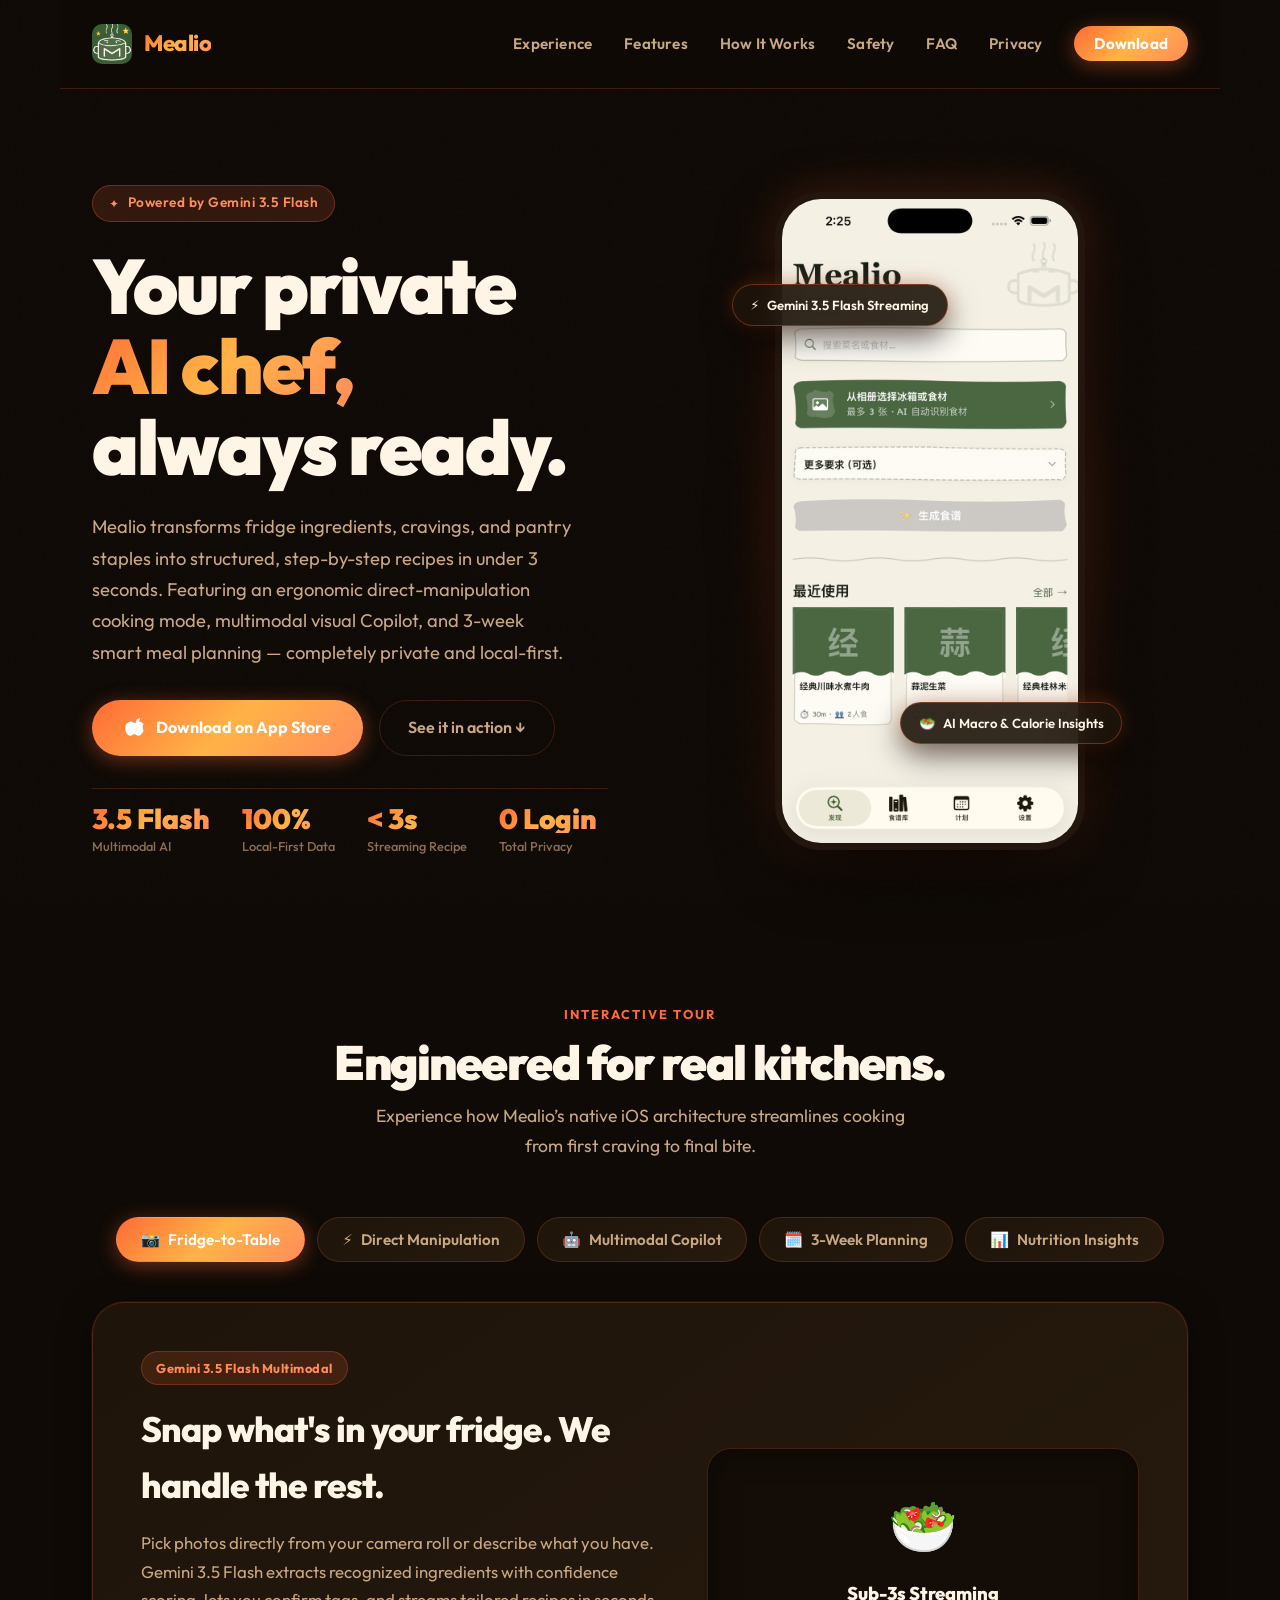
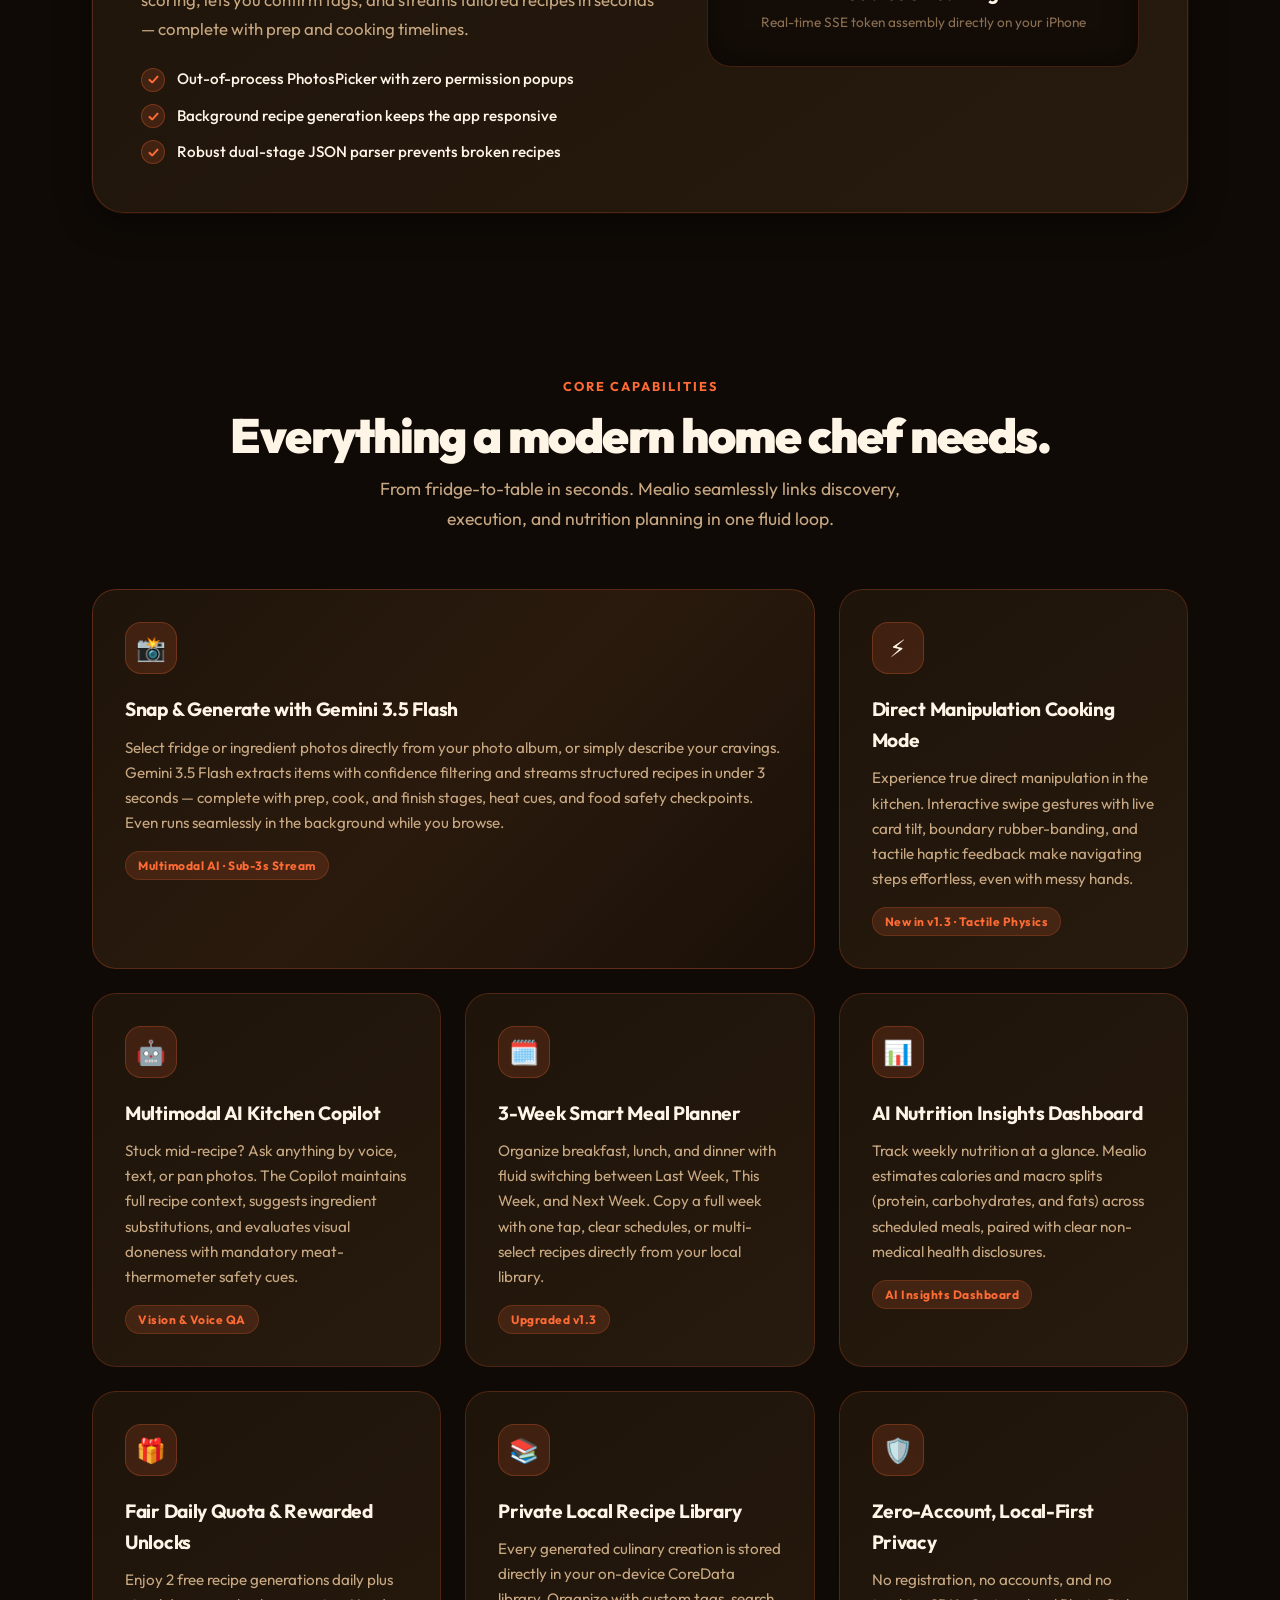
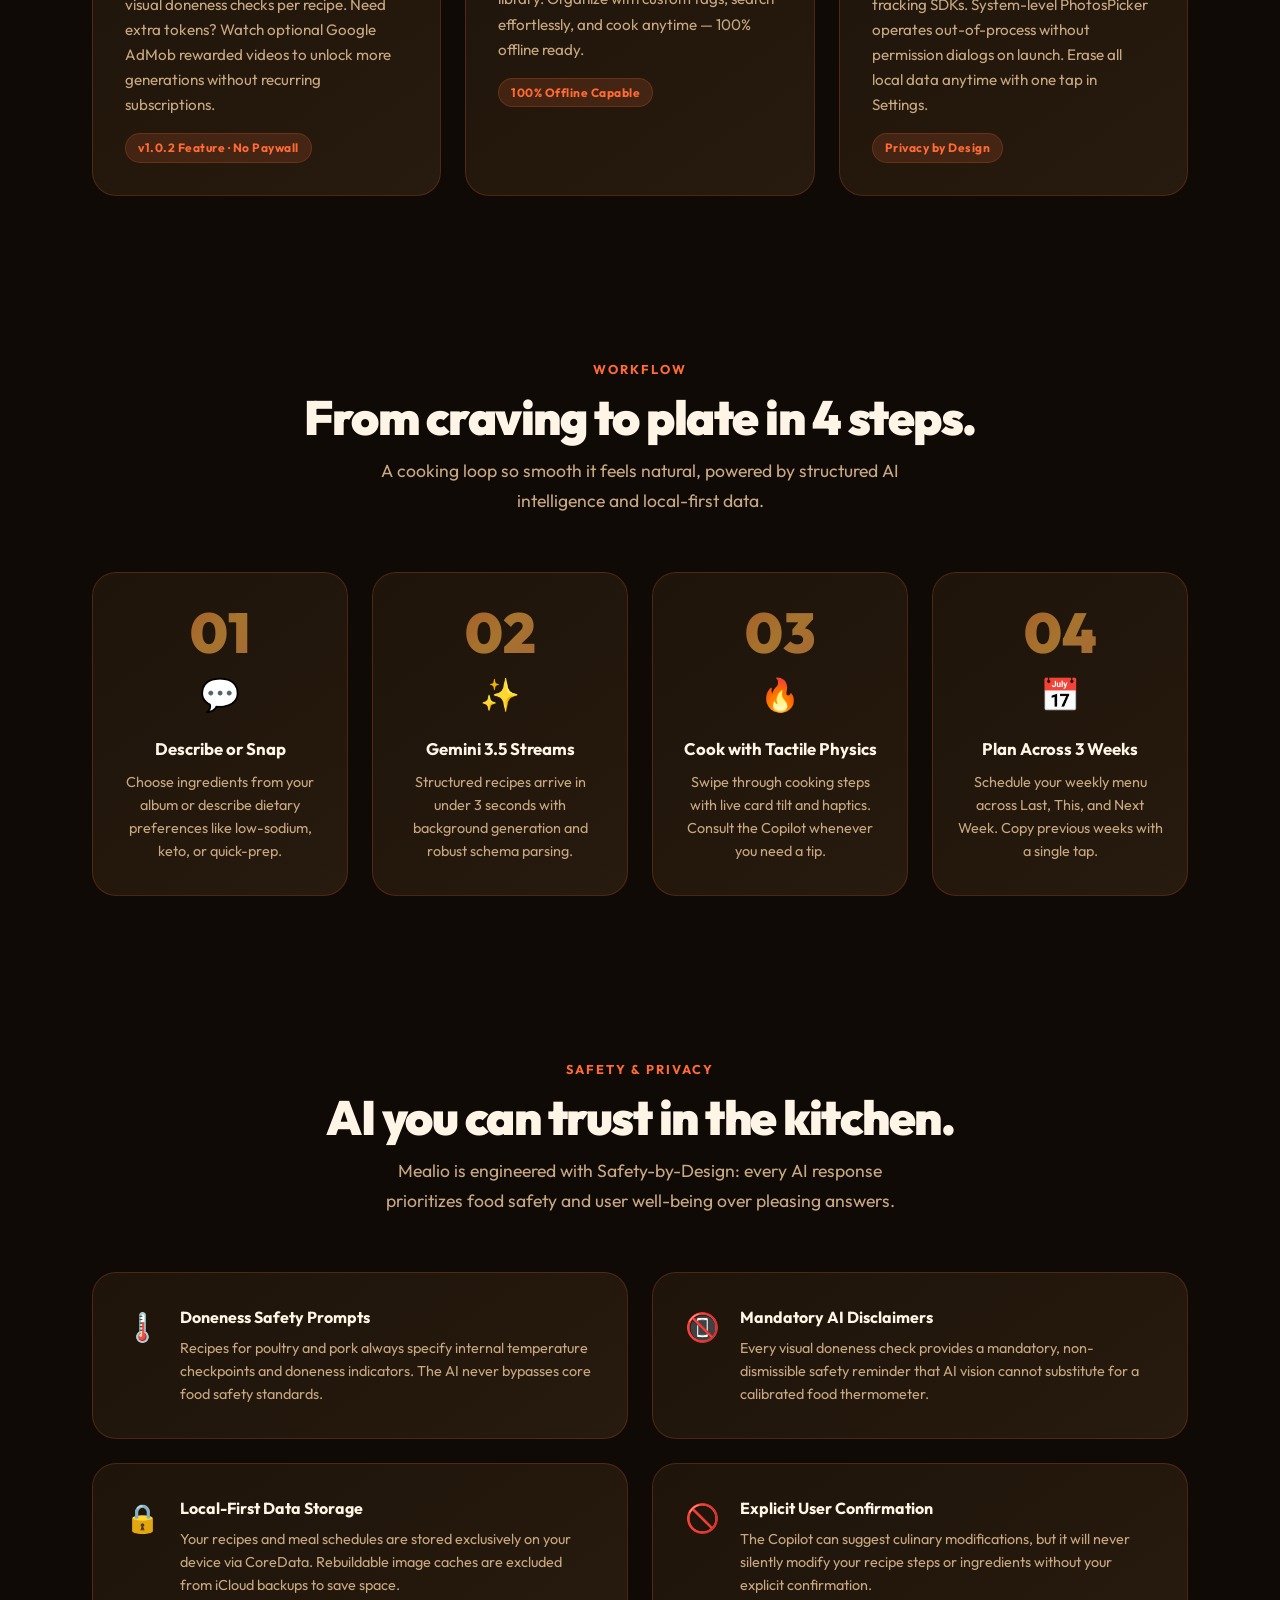
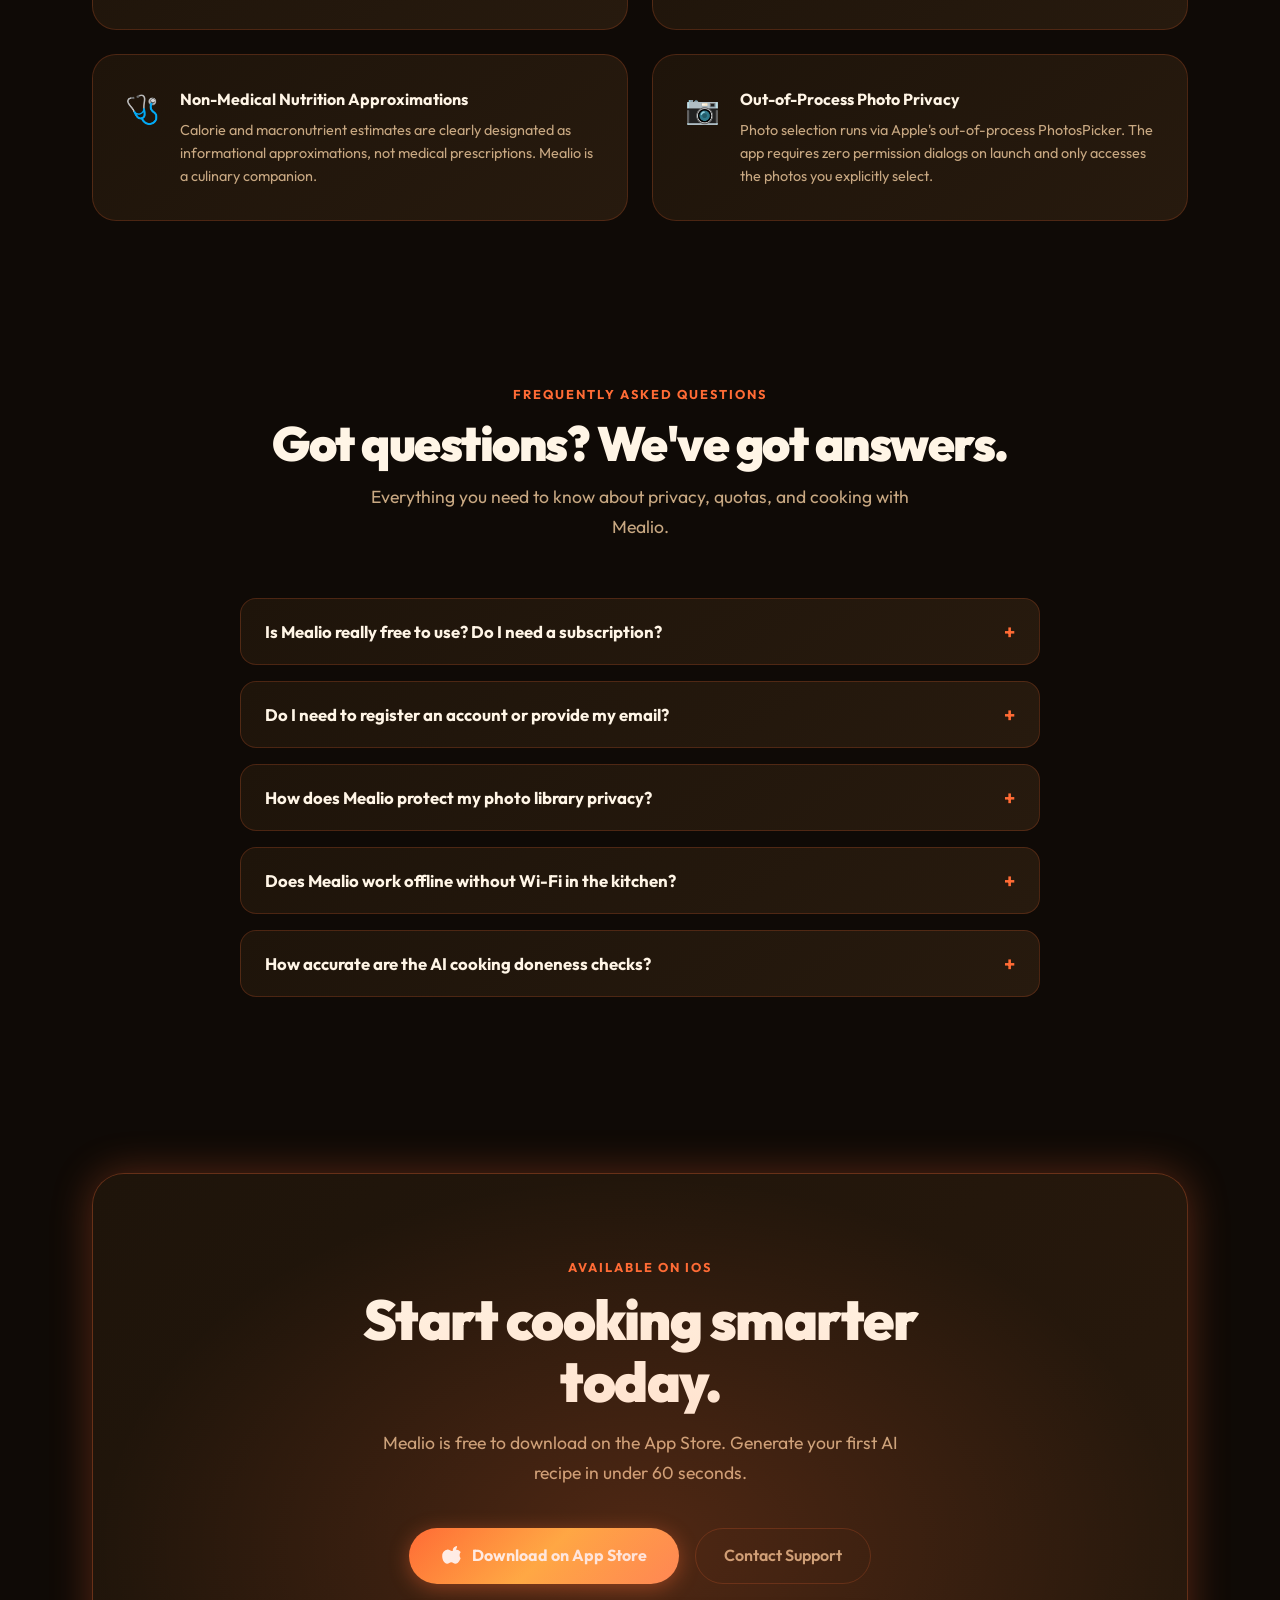
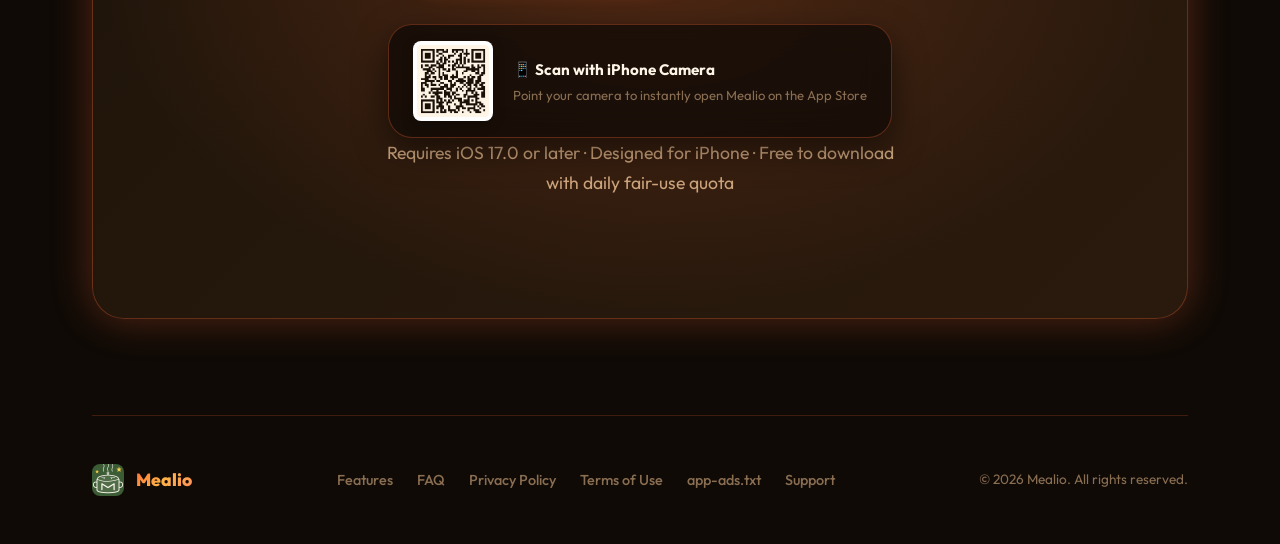
<file: index.html>
<!DOCTYPE html>
<html lang="en">
<head>
    <meta charset="UTF-8">
    <meta name="viewport" content="width=device-width, initial-scale=1.0">
    <title>Mealio — AI Smart Kitchen &amp; Cooking Companion</title>
    <meta name="description" content="Mealio is your private AI chef on iOS. Generate personalized recipes with Gemini 3.5 Flash, cook with interactive direct-manipulation guidance, and plan your weekly meals — 100% local-first.">
    <meta property="og:title" content="Mealio — AI Smart Kitchen &amp; Cooking Companion">
    <meta property="og:description" content="Transform fridge ingredients into delicious meals with Gemini 3.5 Flash. Interactive cooking mode, multimodal Copilot, 3-week meal planning, and on-device privacy.">
    <meta property="og:image" content="assets/app-preview.png">
    <meta property="og:type" content="website">
    <meta name="twitter:card" content="summary_large_image">

    <!-- Apple Native Ecosystem & Web Clip Integration -->
    <meta name="apple-itunes-app" content="app-id=6777829320">
    <link rel="apple-touch-icon" sizes="180x180" href="assets/icon.png">
    <meta name="apple-mobile-web-app-title" content="Mealio">
    <meta name="apple-mobile-web-app-capable" content="yes">
    <meta name="apple-mobile-web-app-status-bar-style" content="black-translucent">
    <meta name="theme-color" content="#0F0A06">

    <link rel="icon" type="image/png" href="assets/icon.png">
    <link rel="preconnect" href="https://fonts.googleapis.com">
    <link rel="preconnect" href="https://fonts.gstatic.com" crossorigin>
    <link href="https://fonts.googleapis.com/css2?family=Outfit:wght@400;500;600;700;800;900&family=Inter:wght@400;500;600&display=swap" rel="stylesheet">
    <link rel="stylesheet" href="index.css">

    <!-- Schema.org SoftwareApplication & FAQPage Structured Data -->
    <script type="application/ld+json">
    {
      "@context": "https://schema.org",
      "@graph": [
        {
          "@type": "SoftwareApplication",
          "name": "Mealio",
          "operatingSystem": "iOS 17.0 or later",
          "applicationCategory": "FoodAndDrinkApplication",
          "offers": {
            "@type": "Offer",
            "price": "0",
            "priceCurrency": "USD"
          },
          "downloadUrl": "https://apps.apple.com/app/mealio/id6777829320",
          "description": "Mealio is your private AI chef on iOS. Generate personalized recipes with Gemini 3.5 Flash, cook with interactive direct-manipulation guidance, and plan your weekly meals — 100% local-first."
        },
        {
          "@type": "FAQPage",
          "mainEntity": [
            {
              "@type": "Question",
              "name": "Is Mealio free to use? Do I need a recurring subscription?",
              "acceptedAnswer": {
                "@type": "Answer",
                "text": "Mealio is completely free to download. Every user receives complimentary daily recipe generations and vision checks. If you need extra generation credits on the same day, you can voluntarily watch an opt-in rewarded video — zero forced paywalls or mandatory subscriptions."
              }
            },
            {
              "@type": "Question",
              "name": "Do I need to create an account or provide personal info?",
              "acceptedAnswer": {
                "@type": "Answer",
                "text": "No! Mealio operates with a strict zero-registration, zero-login architecture. All your saved recipes, customized tags, and meal planning schedules are stored directly on your iPhone using CoreData."
              }
            },
            {
              "@type": "Question",
              "name": "How does Mealio protect my photo library privacy?",
              "acceptedAnswer": {
                "@type": "Answer",
                "text": "Mealio uses Apple's native, out-of-process PhotosPicker (iOS 16+). The app never requests full photo library access and never triggers a permission prompt on launch. Only the exact photo you deliberately pick is processed."
              }
            },
            {
              "@type": "Question",
              "name": "Does Mealio work offline in the kitchen?",
              "acceptedAnswer": {
                "@type": "Answer",
                "text": "Yes! All recipes in your personal library and all scheduled meals across the 3-week planner are saved locally on your device and can be viewed and cooked completely offline without internet."
              }
            },
            {
              "@type": "Question",
              "name": "How does the AI Copilot help me cook safely?",
              "acceptedAnswer": {
                "@type": "Answer",
                "text": "The AI Copilot provides real-time culinary Q&A, ingredient substitution tips, and visual doneness checks. Following food safety principles, it includes non-dismissible disclaimers reminding users to verify internal temperatures for poultry and pork with a meat thermometer."
              }
            }
          ]
        }
      ]
    }
    </script>
</head>
<body>
    <a href="#main-content" class="skip-link">Skip to main content</a>

    <div class="container">

        <!-- ============ HEADER ============ -->
        <header>
            <a href="index.html" class="logo">
                <img src="assets/icon.png" alt="Mealio Logo" width="40" height="40">
                <span>Mealio</span>
            </a>
            <nav aria-label="Main Navigation">
                <ul>
                    <li><a href="#showcase">Experience</a></li>
                    <li><a href="#features">Features</a></li>
                    <li><a href="#how-it-works">How It Works</a></li>
                    <li><a href="#safety">Safety</a></li>
                    <li><a href="#faq">FAQ</a></li>
                    <li><a href="privacy.html">Privacy</a></li>
                    <li><a href="#download" class="nav-cta">Download</a></li>
                </ul>
            </nav>
        </header>

        <!-- ============ HERO ============ -->
        <main id="main-content">
            <section class="hero">
                <div class="hero-content fade-in">
                    <span class="hero-badge">Powered by Gemini 3.5 Flash</span>
                    <h1>Your private<br><span class="highlight">AI chef,</span><br>always ready.</h1>
                    <p class="hero-subtitle">
                        Mealio transforms fridge ingredients, cravings, and pantry staples into structured, step-by-step recipes in under 3 seconds.
                        Featuring an ergonomic direct-manipulation cooking mode, multimodal visual Copilot, and 3-week smart meal planning — completely private and local-first.
                    </p>
                    <div class="hero-btns">
                        <a href="https://apps.apple.com/app/mealio/id6777829320" target="_blank" rel="noopener" class="btn-primary" id="hero-app-store-btn">
                            <svg width="22" height="22" viewBox="0 0 22 22" fill="currentColor" aria-hidden="true">
                                <path d="M16.1 1a5.1 5.1 0 0 1-1.2 3.5A4 4 0 0 1 11.7 6a4.6 4.6 0 0 1 1.2-3.4A4.9 4.9 0 0 1 16.1 1zm3.5 12.2c-.1.2-1.6 5.5-5.3 5.5a3.2 3.2 0 0 1-2-.7 3.5 3.5 0 0 0-2-.7 3.7 3.7 0 0 0-2.1.7 3 3 0 0 1-2 .7c-3.4 0-5-4.9-5-7.4a6.3 6.3 0 0 1 5.5-6.9 4 4 0 0 1 2.3.8 3.7 3.7 0 0 0 1.9.7 3.3 3.3 0 0 0 1.8-.7 4.3 4.3 0 0 1 2.3-.7 6 6 0 0 1 4.7 2.5A5.4 5.4 0 0 0 19.6 13.2z"/>
                            </svg>
                            Download on App Store
                        </a>
                        <a href="#showcase" class="btn-secondary" id="hero-features-btn">See it in action ↓</a>
                    </div>
                    <div class="hero-stats">
                        <div class="stat">
                            <span class="stat-num">3.5 Flash</span>
                            <span class="stat-label">Multimodal AI</span>
                        </div>
                        <div class="stat">
                            <span class="stat-num">100%</span>
                            <span class="stat-label">Local-First Data</span>
                        </div>
                        <div class="stat">
                            <span class="stat-num">&lt; 3s</span>
                            <span class="stat-label">Streaming Recipe</span>
                        </div>
                        <div class="stat">
                            <span class="stat-num">0 Login</span>
                            <span class="stat-label">Total Privacy</span>
                        </div>
                    </div>
                </div>
                <div class="hero-visual fade-in fade-in-delay-2">
                    <div class="mockup-wrapper">
                        <div class="floating-pill pill-top-left">
                            <span>⚡</span> Gemini 3.5 Flash Streaming
                        </div>
                        <div class="phone-mockup">
                            <img src="assets/app-preview.png" alt="Mealio iOS Discovery Screen Preview" width="800" height="1738" decoding="async">
                        </div>
                        <div class="floating-pill pill-bottom-right">
                            <span>🥗</span> AI Macro &amp; Calorie Insights
                        </div>
                    </div>
                </div>
            </section>

            <!-- ============ INTERACTIVE SHOWCASE ============ -->
            <section id="showcase" class="showcase-section">
                <div class="section-header">
                    <span class="section-tag">Interactive Tour</span>
                    <h2>Engineered for real kitchens.</h2>
                    <p class="section-desc">Experience how Mealio’s native iOS architecture streamlines cooking from first craving to final bite.</p>
                </div>

                <div class="showcase-nav" role="tablist">
                    <button class="showcase-tab active" role="tab" aria-selected="true" aria-controls="panel-discovery" id="tab-discovery">
                        <span>📸</span> Fridge-to-Table
                    </button>
                    <button class="showcase-tab" role="tab" aria-selected="false" aria-controls="panel-cooking" id="tab-cooking">
                        <span>⚡</span> Direct Manipulation
                    </button>
                    <button class="showcase-tab" role="tab" aria-selected="false" aria-controls="panel-copilot" id="tab-copilot">
                        <span>🤖</span> Multimodal Copilot
                    </button>
                    <button class="showcase-tab" role="tab" aria-selected="false" aria-controls="panel-planner" id="tab-planner">
                        <span>🗓️</span> 3-Week Planning
                    </button>
                    <button class="showcase-tab" role="tab" aria-selected="false" aria-controls="panel-nutrition" id="tab-nutrition">
                        <span>📊</span> Nutrition Insights
                    </button>
                </div>

                <div class="showcase-content-wrapper">
                    <!-- Panel 1: Discovery -->
                    <div class="showcase-panel active" id="panel-discovery" role="tabpanel" aria-labelledby="tab-discovery">
                        <div>
                            <span class="showcase-badge-pill">Gemini 3.5 Flash Multimodal</span>
                            <h3>Snap what's in your fridge. We handle the rest.</h3>
                            <p>
                                Pick photos directly from your camera roll or describe what you have. Gemini 3.5 Flash extracts recognized ingredients with confidence scoring, lets you confirm tags, and streams tailored recipes in seconds — complete with prep and cooking timelines.
                            </p>
                            <ul class="showcase-highlights">
                                <li><span class="check">✓</span> Out-of-process PhotosPicker with zero permission popups</li>
                                <li><span class="check">✓</span> Background recipe generation keeps the app responsive</li>
                                <li><span class="check">✓</span> Robust dual-stage JSON parser prevents broken recipes</li>
                            </ul>
                        </div>
                        <div class="showcase-visual">
                            <div style="font-size: 3.5rem; margin-bottom: 0.5rem;">🥗</div>
                            <div style="font-weight: 800; font-size: 1.15rem; margin-bottom: 0.25rem;">Sub-3s Streaming</div>
                            <div style="font-size: 0.85rem; color: var(--text-muted);">Real-time SSE token assembly directly on your iPhone</div>
                        </div>
                    </div>

                    <!-- Panel 2: Cooking Mode -->
                    <div class="showcase-panel" id="panel-cooking" role="tabpanel" aria-labelledby="tab-cooking">
                        <div>
                            <span class="showcase-badge-pill">New in v1.3 HIG Physics</span>
                            <h3>Tactile gestures engineered for messy hands.</h3>
                            <p>
                                Step through recipes effortlessly while holding spatulas or cooking with wet hands. Cards respond to your finger with rotational tilt, authentic rubber-band boundary resistance, and tactile haptic clicks when advancing steps.
                            </p>
                            <ul class="showcase-highlights">
                                <li><span class="check">✓</span> Dynamic tilt physics proportional to drag displacement</li>
                                <li><span class="check">✓</span> Light tactile haptics confirm every step transition</li>
                                <li><span class="check">✓</span> Distraction-free full-screen layout with oversized controls</li>
                            </ul>
                        </div>
                        <div class="showcase-visual">
                            <div style="font-size: 3.5rem; margin-bottom: 0.5rem;">🍳</div>
                            <div style="font-weight: 800; font-size: 1.15rem; margin-bottom: 0.25rem;">Direct Manipulation</div>
                            <div style="font-size: 0.85rem; color: var(--text-muted);">True physical spring recovery and boundary damping</div>
                        </div>
                    </div>

                    <!-- Panel 3: Copilot -->
                    <div class="showcase-panel" id="panel-copilot" role="tabpanel" aria-labelledby="tab-copilot">
                        <div>
                            <span class="showcase-badge-pill">Real-time Vision &amp; Voice</span>
                            <h3>A digital sous-chef who can see your pan.</h3>
                            <p>
                                Questioning doneness? Snap a photo of your skillet and the Copilot evaluates sear, color, and texture. Ask about heat adjustments or substitutions by voice — all while keeping your hands free.
                            </p>
                            <ul class="showcase-highlights">
                                <li><span class="check">✓</span> Recipe-aware context for precise step troubleshooting</li>
                                <li><span class="check">✓</span> Mandatory food safety temperature warnings on meat doneness</li>
                                <li><span class="check">✓</span> On-device Apple Speech Recognition for zero audio retention</li>
                            </ul>
                        </div>
                        <div class="showcase-visual">
                            <div style="font-size: 3.5rem; margin-bottom: 0.5rem;">🤖</div>
                            <div style="font-weight: 800; font-size: 1.15rem; margin-bottom: 0.25rem;">Contextual Assistant</div>
                            <div style="font-size: 0.85rem; color: var(--text-muted);">Understands current pan state and heat levels</div>
                        </div>
                    </div>

                    <!-- Panel 4: Planner -->
                    <div class="showcase-panel" id="panel-planner" role="tabpanel" aria-labelledby="tab-planner">
                        <div>
                            <span class="showcase-badge-pill">3-Week Tri-Window Schedule</span>
                            <h3>Plan meals across Last, This, and Next Week.</h3>
                            <p>
                                Never stare blankly into your fridge again. Map out breakfast, lunch, and dinner with fluid 3-week navigation. Copy recurring favorites from last week with a single tap, or batch-import from your local recipe library.
                            </p>
                            <ul class="showcase-highlights">
                                <li><span class="check">✓</span> 1-tap "Copy from Last Week" saves time every Sunday</li>
                                <li><span class="check">✓</span> Multi-select import directly from your offline library</li>
                                <li><span class="check">✓</span> Automatic rolling cleanup for entries older than 14 days</li>
                            </ul>
                        </div>
                        <div class="showcase-visual">
                            <div style="font-size: 3.5rem; margin-bottom: 0.5rem;">📅</div>
                            <div style="font-weight: 800; font-size: 1.15rem; margin-bottom: 0.25rem;">Tri-Week Calendar</div>
                            <div style="font-size: 0.85rem; color: var(--text-muted);">Organized slots for Breakfast, Lunch, and Dinner</div>
                        </div>
                    </div>

                    <!-- Panel 5: Nutrition -->
                    <div class="showcase-panel" id="panel-nutrition" role="tabpanel" aria-labelledby="tab-nutrition">
                        <div>
                            <span class="showcase-badge-pill">Responsible AI Nutrition</span>
                            <h3>Visual macro estimates with safety-first transparency.</h3>
                            <p>
                                Review estimated weekly calories, protein, carbohydrate, and fat splits across your planned meals. Clear, non-medical disclosures ensure you make informed lifestyle choices responsibly.
                            </p>
                            <ul class="showcase-highlights">
                                <li><span class="check">✓</span> Automated macro breakdowns per meal slot and day</li>
                                <li><span class="check">✓</span> Prominent non-medical dietary disclaimer banners</li>
                                <li><span class="check">✓</span> High-contrast accessible charts exceeding WCAG AAA standards</li>
                            </ul>
                        </div>
                        <div class="showcase-visual">
                            <div style="font-size: 3.5rem; margin-bottom: 0.5rem;">📊</div>
                            <div style="font-weight: 800; font-size: 1.15rem; margin-bottom: 0.25rem;">Macro Dashboards</div>
                            <div style="font-size: 0.85rem; color: var(--text-muted);">Balanced calories, protein, fat &amp; carbohydrates</div>
                        </div>
                    </div>
                </div>
            </section>

            <!-- ============ FEATURES GRID ============ -->
            <section id="features">
                <div class="section-header">
                    <span class="section-tag">Core Capabilities</span>
                    <h2>Everything a modern home chef needs.</h2>
                    <p class="section-desc">From fridge-to-table in seconds. Mealio seamlessly links discovery, execution, and nutrition planning in one fluid loop.</p>
                </div>

                <div class="features-grid">

                    <!-- Featured card -->
                    <div class="feature-card featured">
                        <div class="feature-icon">📸</div>
                        <h3>Snap &amp; Generate with Gemini 3.5 Flash</h3>
                        <p>
                            Select fridge or ingredient photos directly from your photo album, or simply describe your cravings.
                            Gemini 3.5 Flash extracts items with confidence filtering and streams structured recipes in under 3 seconds —
                            complete with prep, cook, and finish stages, heat cues, and food safety checkpoints. Even runs seamlessly in the background while you browse.
                        </p>
                        <span class="feature-tag">Multimodal AI · Sub-3s Stream</span>
                    </div>

                    <div class="feature-card">
                        <div class="feature-icon">⚡</div>
                        <h3>Direct Manipulation Cooking Mode</h3>
                        <p>Experience true direct manipulation in the kitchen. Interactive swipe gestures with live card tilt, boundary rubber-banding, and tactile haptic feedback make navigating steps effortless, even with messy hands.</p>
                        <span class="feature-tag">New in v1.3 · Tactile Physics</span>
                    </div>

                    <div class="feature-card">
                        <div class="feature-icon">🤖</div>
                        <h3>Multimodal AI Kitchen Copilot</h3>
                        <p>Stuck mid-recipe? Ask anything by voice, text, or pan photos. The Copilot maintains full recipe context, suggests ingredient substitutions, and evaluates visual doneness with mandatory meat-thermometer safety cues.</p>
                        <span class="feature-tag">Vision &amp; Voice QA</span>
                    </div>

                    <div class="feature-card">
                        <div class="feature-icon">🗓️</div>
                        <h3>3-Week Smart Meal Planner</h3>
                        <p>Organize breakfast, lunch, and dinner with fluid switching between Last Week, This Week, and Next Week. Copy a full week with one tap, clear schedules, or multi-select recipes directly from your local library.</p>
                        <span class="feature-tag">Upgraded v1.3</span>
                    </div>

                    <div class="feature-card">
                        <div class="feature-icon">📊</div>
                        <h3>AI Nutrition Insights Dashboard</h3>
                        <p>Track weekly nutrition at a glance. Mealio estimates calories and macro splits (protein, carbohydrates, and fats) across scheduled meals, paired with clear non-medical health disclosures.</p>
                        <span class="feature-tag">AI Insights Dashboard</span>
                    </div>

                    <div class="feature-card">
                        <div class="feature-icon">🎁</div>
                        <h3>Fair Daily Quota &amp; Rewarded Unlocks</h3>
                        <p>Enjoy 2 free recipe generations daily plus visual doneness checks per recipe. Need extra tokens? Watch optional Google AdMob rewarded videos to unlock more generations without recurring subscriptions.</p>
                        <span class="feature-tag">v1.0.2 Feature · No Paywall</span>
                    </div>

                    <div class="feature-card">
                        <div class="feature-icon">📚</div>
                        <h3>Private Local Recipe Library</h3>
                        <p>Every generated culinary creation is stored directly in your on-device CoreData library. Organize with custom tags, search effortlessly, and cook anytime — 100% offline ready.</p>
                        <span class="feature-tag">100% Offline Capable</span>
                    </div>

                    <div class="feature-card">
                        <div class="feature-icon">🛡️</div>
                        <h3>Zero-Account, Local-First Privacy</h3>
                        <p>No registration, no accounts, and no tracking SDKs. System-level PhotosPicker operates out-of-process without permission dialogs on launch. Erase all local data anytime with one tap in Settings.</p>
                        <span class="feature-tag">Privacy by Design</span>
                    </div>

                </div>
            </section>

            <!-- ============ HOW IT WORKS ============ -->
            <section id="how-it-works">
                <div class="section-header">
                    <span class="section-tag">Workflow</span>
                    <h2>From craving to plate in 4 steps.</h2>
                    <p class="section-desc">A cooking loop so smooth it feels natural, powered by structured AI intelligence and local-first data.</p>
                </div>

                <div class="steps-grid">
                    <div class="step-card">
                        <div class="step-num">01</div>
                        <span class="step-emoji">💬</span>
                        <h3>Describe or Snap</h3>
                        <p>Choose ingredients from your album or describe dietary preferences like low-sodium, keto, or quick-prep.</p>
                    </div>
                    <div class="step-card">
                        <div class="step-num">02</div>
                        <span class="step-emoji">✨</span>
                        <h3>Gemini 3.5 Streams</h3>
                        <p>Structured recipes arrive in under 3 seconds with background generation and robust schema parsing.</p>
                    </div>
                    <div class="step-card">
                        <div class="step-num">03</div>
                        <span class="step-emoji">🔥</span>
                        <h3>Cook with Tactile Physics</h3>
                        <p>Swipe through cooking steps with live card tilt and haptics. Consult the Copilot whenever you need a tip.</p>
                    </div>
                    <div class="step-card">
                        <div class="step-num">04</div>
                        <span class="step-emoji">📅</span>
                        <h3>Plan Across 3 Weeks</h3>
                        <p>Schedule your weekly menu across Last, This, and Next Week. Copy previous weeks with a single tap.</p>
                    </div>
                </div>
            </section>

            <!-- ============ SAFETY & PRIVACY ============ -->
            <section id="safety">
                <div class="section-header">
                    <span class="section-tag">Safety &amp; Privacy</span>
                    <h2>AI you can trust in the kitchen.</h2>
                    <p class="section-desc">Mealio is engineered with Safety-by-Design: every AI response prioritizes food safety and user well-being over pleasing answers.</p>
                </div>

                <div class="safety-grid">
                    <div class="safety-card">
                        <div class="safety-icon">🌡️</div>
                        <div>
                            <h3>Doneness Safety Prompts</h3>
                            <p>Recipes for poultry and pork always specify internal temperature checkpoints and doneness indicators. The AI never bypasses core food safety standards.</p>
                        </div>
                    </div>
                    <div class="safety-card">
                        <div class="safety-icon">📵</div>
                        <div>
                            <h3>Mandatory AI Disclaimers</h3>
                            <p>Every visual doneness check provides a mandatory, non-dismissible safety reminder that AI vision cannot substitute for a calibrated food thermometer.</p>
                        </div>
                    </div>
                    <div class="safety-card">
                        <div class="safety-icon">🔒</div>
                        <div>
                            <h3>Local-First Data Storage</h3>
                            <p>Your recipes and meal schedules are stored exclusively on your device via CoreData. Rebuildable image caches are excluded from iCloud backups to save space.</p>
                        </div>
                    </div>
                    <div class="safety-card">
                        <div class="safety-icon">🚫</div>
                        <div>
                            <h3>Explicit User Confirmation</h3>
                            <p>The Copilot can suggest culinary modifications, but it will never silently modify your recipe steps or ingredients without your explicit confirmation.</p>
                        </div>
                    </div>
                    <div class="safety-card">
                        <div class="safety-icon">🩺</div>
                        <div>
                            <h3>Non-Medical Nutrition Approximations</h3>
                            <p>Calorie and macronutrient estimates are clearly designated as informational approximations, not medical prescriptions. Mealio is a culinary companion.</p>
                        </div>
                    </div>
                    <div class="safety-card">
                        <div class="safety-icon">📷</div>
                        <div>
                            <h3>Out-of-Process Photo Privacy</h3>
                            <p>Photo selection runs via Apple's out-of-process PhotosPicker. The app requires zero permission dialogs on launch and only accesses the photos you explicitly select.</p>
                        </div>
                    </div>
                </div>
            </section>

            <!-- ============ FAQ ACCORDION ============ -->
            <section id="faq">
                <div class="section-header">
                    <span class="section-tag">Frequently Asked Questions</span>
                    <h2>Got questions? We've got answers.</h2>
                    <p class="section-desc">Everything you need to know about privacy, quotas, and cooking with Mealio.</p>
                </div>

                <div class="faq-list">
                    <div class="faq-item">
                        <button class="faq-question" aria-expanded="false">
                            <span>Is Mealio really free to use? Do I need a subscription?</span>
                            <span class="faq-icon" aria-hidden="true">+</span>
                        </button>
                        <div class="faq-answer">
                            <p>
                                Yes! Mealio is free to download on the Apple App Store. Every user receives a daily allowance of complimentary AI recipe generations and vision checks. If you need additional tokens on the same day, you can choose to watch an optional rewarded video — zero forced paywalls or recurring subscriptions.
                            </p>
                        </div>
                    </div>

                    <div class="faq-item">
                        <button class="faq-question" aria-expanded="false">
                            <span>Do I need to register an account or provide my email?</span>
                            <span class="faq-icon" aria-hidden="true">+</span>
                        </button>
                        <div class="faq-answer">
                            <p>
                                No. Mealio requires zero sign-up, zero email, and zero login. You can launch the app and start generating recipes immediately. All your saved meals and calendars are stored locally on your iPhone using Apple's CoreData framework.
                            </p>
                        </div>
                    </div>

                    <div class="faq-item">
                        <button class="faq-question" aria-expanded="false">
                            <span>How does Mealio protect my photo library privacy?</span>
                            <span class="faq-icon" aria-hidden="true">+</span>
                        </button>
                        <div class="faq-answer">
                            <p>
                                Mealio uses Apple's native, out-of-process <code>PhotosPicker</code> view service. The app never asks for permission to scan your entire photo library on launch. The application only accesses the specific image you deliberately tap and confirm for ingredient identification.
                            </p>
                        </div>
                    </div>

                    <div class="faq-item">
                        <button class="faq-question" aria-expanded="false">
                            <span>Does Mealio work offline without Wi-Fi in the kitchen?</span>
                            <span class="faq-icon" aria-hidden="true">+</span>
                        </button>
                        <div class="faq-answer">
                            <p>
                                Yes! All previously generated recipes in your personal library and all scheduled meals in your 3-week planner are saved on-device and function 100% offline. Only generating brand-new recipes from Gemini and streaming Copilot answers require an internet connection.
                            </p>
                        </div>
                    </div>

                    <div class="faq-item">
                        <button class="faq-question" aria-expanded="false">
                            <span>How accurate are the AI cooking doneness checks?</span>
                            <span class="faq-icon" aria-hidden="true">+</span>
                        </button>
                        <div class="faq-answer">
                            <p>
                                Gemini 3.5 Flash evaluates surface color, searing, and texture to provide culinary suggestions. However, because internal meat temperatures cannot be visually verified through cameras, Mealio enforces non-dismissible safety banners reminding cooks that meat thermometers are required for food safety on poultry and pork.
                            </p>
                        </div>
                    </div>
                </div>
            </section>

            <!-- ============ DOWNLOAD / CTA ============ -->
            <section id="download">
                <div class="cta-card">
                    <span class="section-tag">Available on iOS</span>
                    <h2>Start cooking smarter<br><span class="highlight">today.</span></h2>
                    <p>Mealio is free to download on the App Store. Generate your first AI recipe in under 60 seconds.</p>
                    <div class="cta-btns">
                        <a href="https://apps.apple.com/app/mealio/id6777829320" target="_blank" rel="noopener" class="btn-primary" id="cta-app-store-btn">
                            <svg width="22" height="22" viewBox="0 0 22 22" fill="currentColor" aria-hidden="true">
                                <path d="M16.1 1a5.1 5.1 0 0 1-1.2 3.5A4 4 0 0 1 11.7 6a4.6 4.6 0 0 1 1.2-3.4A4.9 4.9 0 0 1 16.1 1zm3.5 12.2c-.1.2-1.6 5.5-5.3 5.5a3.2 3.2 0 0 1-2-.7 3.5 3.5 0 0 0-2-.7 3.7 3.7 0 0 0-2.1.7 3 3 0 0 1-2 .7c-3.4 0-5-4.9-5-7.4a6.3 6.3 0 0 1 5.5-6.9 4 4 0 0 1 2.3.8 3.7 3.7 0 0 0 1.9.7 3.3 3.3 0 0 0 1.8-.7 4.3 4.3 0 0 1 2.3-.7 6 6 0 0 1 4.7 2.5A5.4 5.4 0 0 0 19.6 13.2z"/>
                            </svg>
                            Download on App Store
                        </a>
                        <a href="mailto:fangdev1063@gmail.com" class="btn-secondary" id="cta-contact-btn">Contact Support</a>
                    </div>

                    <!-- Desktop QR Code Download Companion -->
                    <div class="qr-download-container" aria-label="Scan QR Code to install Mealio on iPhone">
                        <img src="assets/appstore-qr.png" alt="Scan QR code with your iPhone camera to download Mealio" width="80" height="80" loading="lazy">
                        <div class="qr-download-text">
                            <span class="qr-download-title">📱 Scan with iPhone Camera</span>
                            <span class="qr-download-desc">Point your camera to instantly open Mealio on the App Store</span>
                        </div>
                    </div>

                    <p class="cta-note">Requires iOS 17.0 or later · Designed for iPhone · Free to download with daily fair-use quota</p>
                </div>
            </section>
        </main>

        <!-- ============ FOOTER ============ -->
        <footer>
            <div class="footer-inner">
                <a href="index.html" class="footer-logo">
                    <img src="assets/icon.png" alt="Mealio" width="32" height="32">
                    <span>Mealio</span>
                </a>
                <ul class="footer-links">
                    <li><a href="#features">Features</a></li>
                    <li><a href="#faq">FAQ</a></li>
                    <li><a href="privacy.html">Privacy Policy</a></li>
                    <li><a href="terms.html">Terms of Use</a></li>
                    <li><a href="app-ads.txt">app-ads.txt</a></li>
                    <li><a href="mailto:fangdev1063@gmail.com">Support</a></li>
                </ul>
                <p class="footer-copy">© 2026 Mealio. All rights reserved.</p>
            </div>
        </footer>

    </div><!-- /container -->

    <script>
        // Interactive Showcase Tab Switching
        const tabs = document.querySelectorAll('.showcase-tab');
        const panels = document.querySelectorAll('.showcase-panel');

        tabs.forEach(tab => {
            tab.addEventListener('click', () => {
                const targetPanelId = tab.getAttribute('aria-controls');
                
                tabs.forEach(t => {
                    t.classList.remove('active');
                    t.setAttribute('aria-selected', 'false');
                });
                panels.forEach(p => p.classList.remove('active'));

                tab.classList.add('active');
                tab.setAttribute('aria-selected', 'true');
                const targetPanel = document.getElementById(targetPanelId);
                if (targetPanel) {
                    targetPanel.classList.add('active');
                }
            });
        });

        // FAQ Accordion Toggle
        const faqItems = document.querySelectorAll('.faq-item');
        faqItems.forEach(item => {
            const btn = item.querySelector('.faq-question');
            btn.addEventListener('click', () => {
                const isOpen = item.classList.contains('open');
                faqItems.forEach(i => {
                    i.classList.remove('open');
                    i.querySelector('.faq-question').setAttribute('aria-expanded', 'false');
                });
                if (!isOpen) {
                    item.classList.add('open');
                    btn.setAttribute('aria-expanded', 'true');
                }
            });
        });

        // Animate on scroll
        const observer = new IntersectionObserver((entries) => {
            entries.forEach(entry => {
                if (entry.isIntersecting) {
                    entry.target.style.opacity = '1';
                    entry.target.style.transform = 'translateY(0)';
                    observer.unobserve(entry.target);
                }
            });
        }, { threshold: 0.1 });

        document.querySelectorAll('.feature-card, .step-card, .safety-card, .showcase-content-wrapper, .faq-item').forEach(el => {
            el.style.opacity = '0';
            el.style.transform = 'translateY(20px)';
            el.style.transition = 'opacity 0.5s ease, transform 0.5s ease';
            observer.observe(el);
        });
    </script>
</body>
</html>
</file>
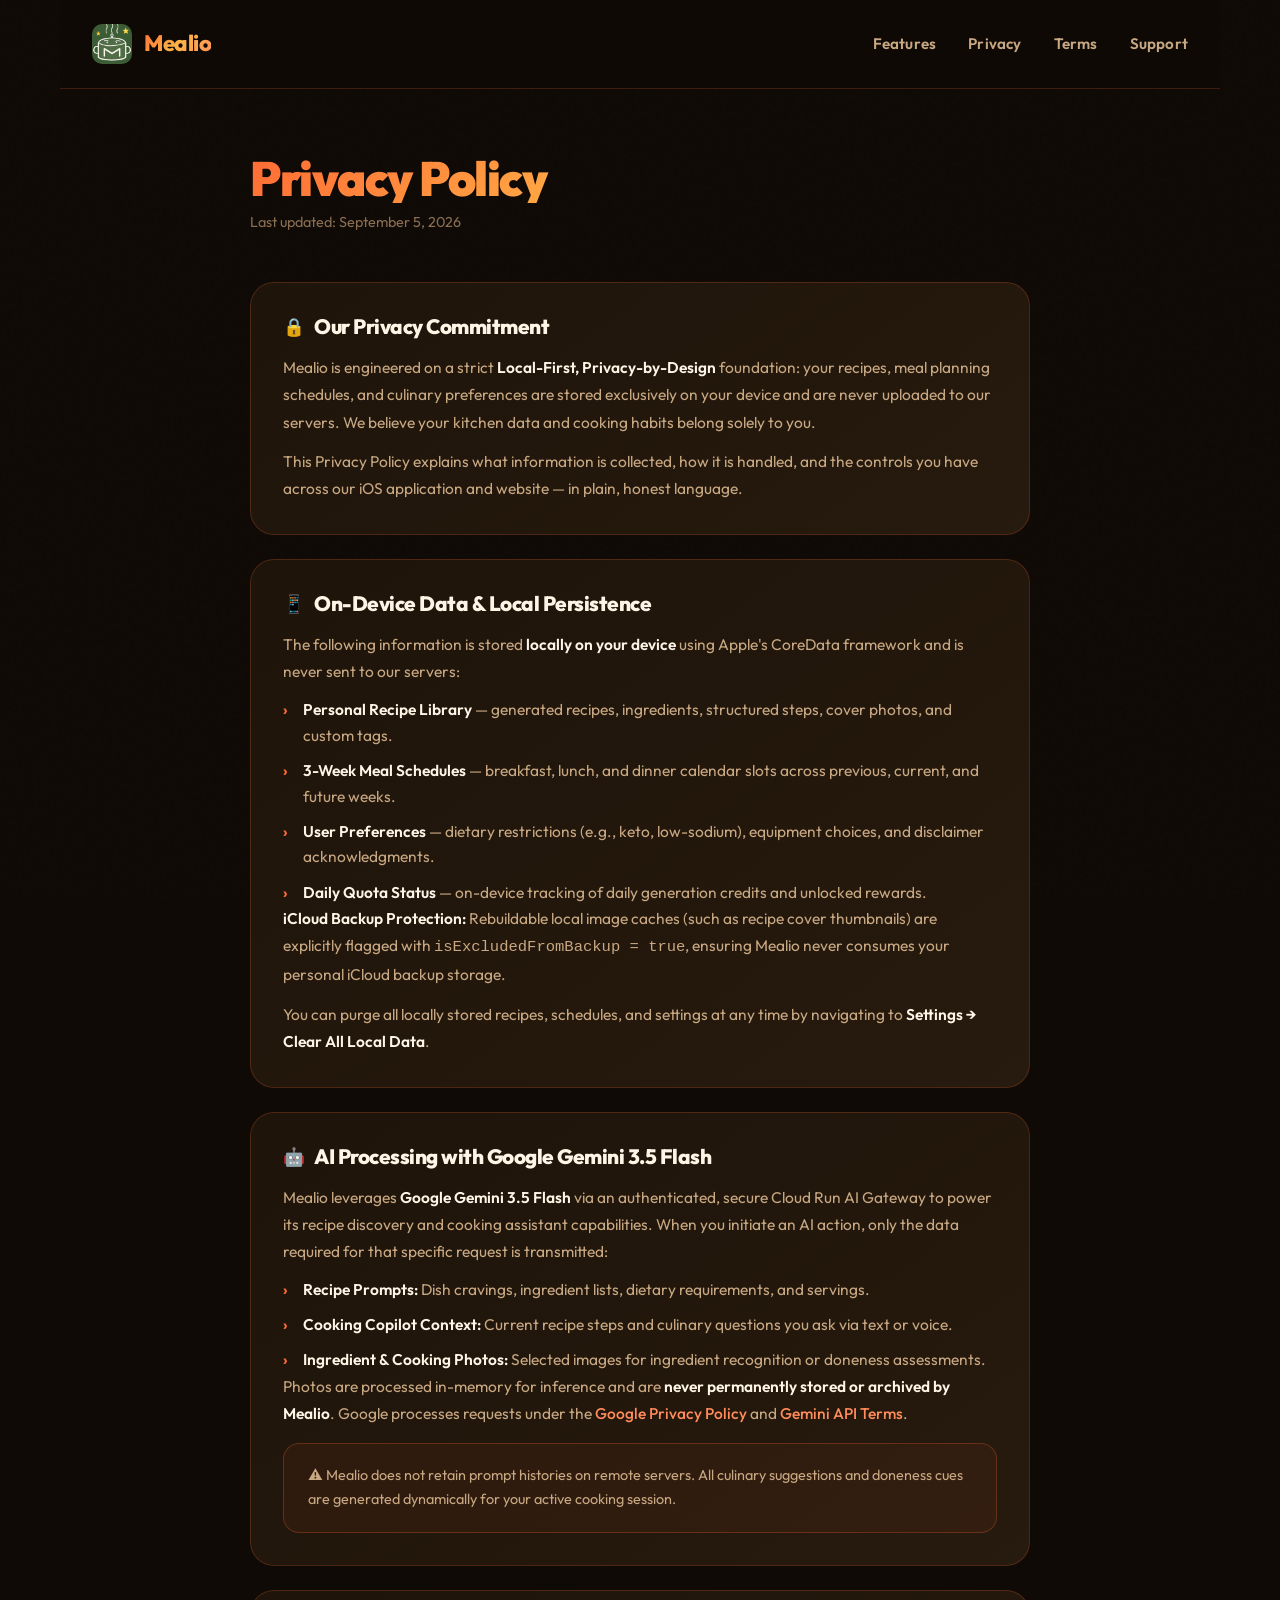
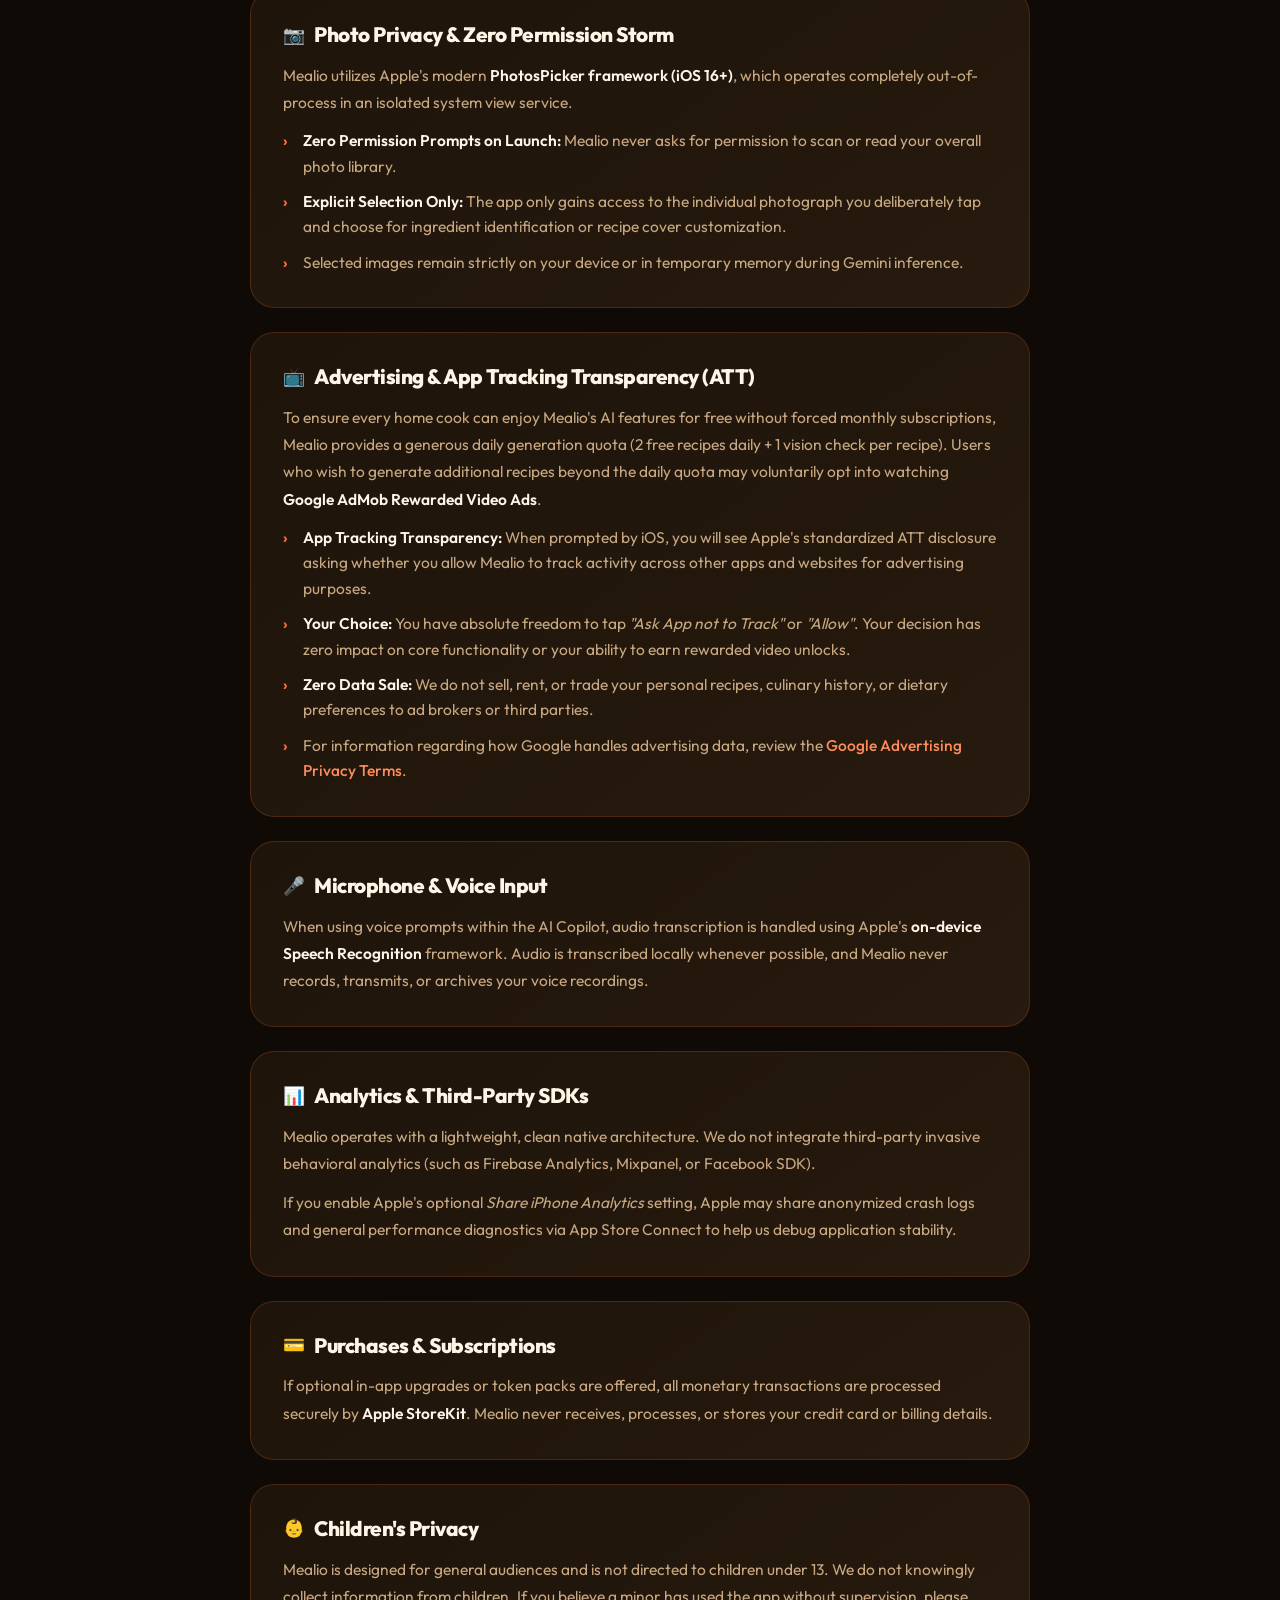
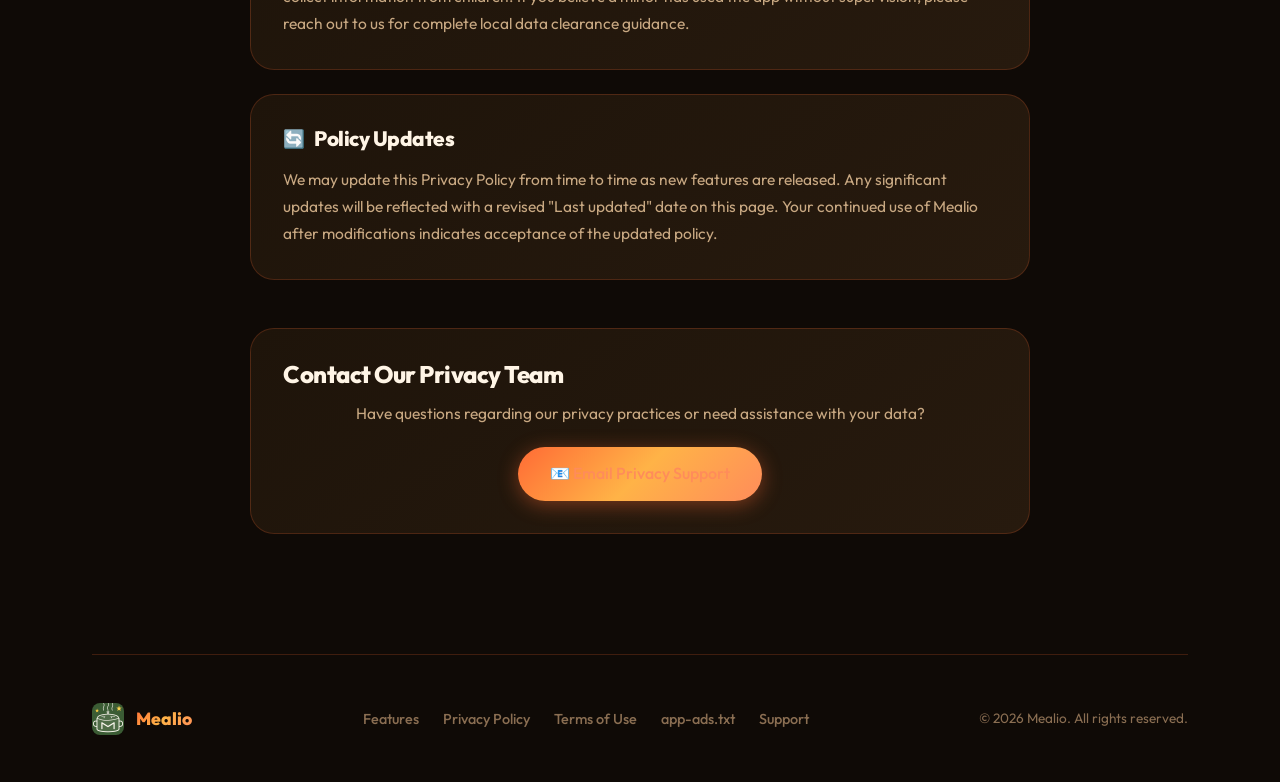
<file: privacy.html>
<!DOCTYPE html>
<html lang="en">
<head>
    <meta charset="UTF-8">
    <meta name="viewport" content="width=device-width, initial-scale=1.0">
    <title>Privacy Policy — Mealio</title>
    <meta name="description" content="Mealio Privacy Policy. Learn how we protect your privacy with a local-first architecture and transparent AI and ad disclosures.">
    <meta property="og:title" content="Privacy Policy — Mealio">
    <meta property="og:description" content="Mealio Privacy Policy. Learn how we protect your privacy with local-first data storage and Apple ATT compliance.">
    <meta property="og:image" content="assets/app-preview.png">
    <meta property="og:type" content="website">
    <meta name="twitter:card" content="summary_large_image">
    <!-- Apple Native Ecosystem & Web Clip Integration -->
    <meta name="apple-itunes-app" content="app-id=6777829320">
    <link rel="apple-touch-icon" sizes="180x180" href="assets/icon.png">
    <meta name="apple-mobile-web-app-title" content="Mealio">
    <meta name="apple-mobile-web-app-capable" content="yes">
    <meta name="apple-mobile-web-app-status-bar-style" content="black-translucent">
    <meta name="theme-color" content="#0F0A06">

    <link rel="icon" type="image/png" href="assets/icon.png">
    <link rel="preconnect" href="https://fonts.googleapis.com">
    <link rel="preconnect" href="https://fonts.gstatic.com" crossorigin>
    <link href="https://fonts.googleapis.com/css2?family=Outfit:wght@400;500;600;700;800;900&family=Inter:wght@400;500;600&display=swap" rel="stylesheet">
    <link rel="stylesheet" href="index.css">
</head>
<body>
    <div class="container">

        <!-- ============ HEADER ============ -->
        <header>
            <a href="index.html" class="logo">
                <img src="assets/icon.png" alt="Mealio Logo">
                <span>Mealio</span>
            </a>
            <nav>
                <ul>
                    <li><a href="index.html#features">Features</a></li>
                    <li><a href="privacy.html">Privacy</a></li>
                    <li><a href="terms.html">Terms</a></li>
                    <li><a href="mailto:fangdev1063@gmail.com">Support</a></li>
                </ul>
            </nav>
        </header>

        <!-- ============ CONTENT ============ -->
        <section class="content-page">
            <h1>Privacy Policy</h1>
            <p class="last-updated">Last updated: September 5, 2026</p>

            <div class="content-block">
                <h2><span class="block-icon">🔒</span> Our Privacy Commitment</h2>
                <p>
                    Mealio is engineered on a strict <strong>Local-First, Privacy-by-Design</strong> foundation:
                    your recipes, meal planning schedules, and culinary preferences are stored exclusively on your device
                    and are never uploaded to our servers. We believe your kitchen data and cooking habits belong solely to you.
                </p>
                <p>
                    This Privacy Policy explains what information is collected, how it is handled, and the controls you have
                    across our iOS application and website — in plain, honest language.
                </p>
            </div>

            <div class="content-block">
                <h2><span class="block-icon">📱</span> On-Device Data &amp; Local Persistence</h2>
                <p>The following information is stored <strong>locally on your device</strong> using Apple's CoreData framework and is never sent to our servers:</p>
                <ul>
                    <li><strong>Personal Recipe Library</strong> — generated recipes, ingredients, structured steps, cover photos, and custom tags.</li>
                    <li><strong>3-Week Meal Schedules</strong> — breakfast, lunch, and dinner calendar slots across previous, current, and future weeks.</li>
                    <li><strong>User Preferences</strong> — dietary restrictions (e.g., keto, low-sodium), equipment choices, and disclaimer acknowledgments.</li>
                    <li><strong>Daily Quota Status</strong> — on-device tracking of daily generation credits and unlocked rewards.</li>
                </ul>
                <p>
                    <strong>iCloud Backup Protection:</strong> Rebuildable local image caches (such as recipe cover thumbnails) are explicitly flagged with <code>isExcludedFromBackup = true</code>, ensuring Mealio never consumes your personal iCloud backup storage.
                </p>
                <p>
                    You can purge all locally stored recipes, schedules, and settings at any time by navigating to <strong>Settings → Clear All Local Data</strong>.
                </p>
            </div>

            <div class="content-block">
                <h2><span class="block-icon">🤖</span> AI Processing with Google Gemini 3.5 Flash</h2>
                <p>
                    Mealio leverages <strong>Google Gemini 3.5 Flash</strong> via an authenticated, secure Cloud Run AI Gateway to power its recipe discovery and cooking assistant capabilities. When you initiate an AI action, only the data required for that specific request is transmitted:
                </p>
                <ul>
                    <li><strong>Recipe Prompts:</strong> Dish cravings, ingredient lists, dietary requirements, and servings.</li>
                    <li><strong>Cooking Copilot Context:</strong> Current recipe steps and culinary questions you ask via text or voice.</li>
                    <li><strong>Ingredient &amp; Cooking Photos:</strong> Selected images for ingredient recognition or doneness assessments.</li>
                </ul>
                <p>
                    Photos are processed in-memory for inference and are <strong>never permanently stored or archived by Mealio</strong>.
                    Google processes requests under the
                    <a href="https://policies.google.com/privacy" target="_blank" rel="noopener">Google Privacy Policy</a>
                    and <a href="https://ai.google.dev/gemini-api/terms" target="_blank" rel="noopener">Gemini API Terms</a>.
                </p>
                <div class="disclaimer-box">
                    Mealio does not retain prompt histories on remote servers. All culinary suggestions and doneness cues are generated dynamically for your active cooking session.
                </div>
            </div>

            <div class="content-block">
                <h2><span class="block-icon">📷</span> Photo Privacy &amp; Zero Permission Storm</h2>
                <p>
                    Mealio utilizes Apple's modern <strong>PhotosPicker framework (iOS 16+)</strong>, which operates completely out-of-process in an isolated system view service.
                </p>
                <ul>
                    <li><strong>Zero Permission Prompts on Launch:</strong> Mealio never asks for permission to scan or read your overall photo library.</li>
                    <li><strong>Explicit Selection Only:</strong> The app only gains access to the individual photograph you deliberately tap and choose for ingredient identification or recipe cover customization.</li>
                    <li>Selected images remain strictly on your device or in temporary memory during Gemini inference.</li>
                </ul>
            </div>

            <div class="content-block">
                <h2><span class="block-icon">📺</span> Advertising &amp; App Tracking Transparency (ATT)</h2>
                <p>
                    To ensure every home cook can enjoy Mealio's AI features for free without forced monthly subscriptions, Mealio provides a generous daily generation quota (2 free recipes daily + 1 vision check per recipe).
                    Users who wish to generate additional recipes beyond the daily quota may voluntarily opt into watching <strong>Google AdMob Rewarded Video Ads</strong>.
                </p>
                <ul>
                    <li><strong>App Tracking Transparency:</strong> When prompted by iOS, you will see Apple's standardized ATT disclosure asking whether you allow Mealio to track activity across other apps and websites for advertising purposes.</li>
                    <li><strong>Your Choice:</strong> You have absolute freedom to tap <em>"Ask App not to Track"</em> or <em>"Allow"</em>. Your decision has zero impact on core functionality or your ability to earn rewarded video unlocks.</li>
                    <li><strong>Zero Data Sale:</strong> We do not sell, rent, or trade your personal recipes, culinary history, or dietary preferences to ad brokers or third parties.</li>
                    <li>For information regarding how Google handles advertising data, review the <a href="https://policies.google.com/technologies/ads" target="_blank" rel="noopener">Google Advertising Privacy Terms</a>.</li>
                </ul>
            </div>

            <div class="content-block">
                <h2><span class="block-icon">🎤</span> Microphone &amp; Voice Input</h2>
                <p>
                    When using voice prompts within the AI Copilot, audio transcription is handled using Apple's <strong>on-device Speech Recognition</strong> framework. Audio is transcribed locally whenever possible, and Mealio never records, transmits, or archives your voice recordings.
                </p>
            </div>

            <div class="content-block">
                <h2><span class="block-icon">📊</span> Analytics &amp; Third-Party SDKs</h2>
                <p>
                    Mealio operates with a lightweight, clean native architecture. We do not integrate third-party invasive behavioral analytics (such as Firebase Analytics, Mixpanel, or Facebook SDK).
                </p>
                <p>
                    If you enable Apple's optional <em>Share iPhone Analytics</em> setting, Apple may share anonymized crash logs and general performance diagnostics via App Store Connect to help us debug application stability.
                </p>
            </div>

            <div class="content-block">
                <h2><span class="block-icon">💳</span> Purchases &amp; Subscriptions</h2>
                <p>
                    If optional in-app upgrades or token packs are offered, all monetary transactions are processed securely by <strong>Apple StoreKit</strong>. Mealio never receives, processes, or stores your credit card or billing details.
                </p>
            </div>

            <div class="content-block">
                <h2><span class="block-icon">👶</span> Children's Privacy</h2>
                <p>
                    Mealio is designed for general audiences and is not directed to children under 13. We do not knowingly collect information from children. If you believe a minor has used the app without supervision, please reach out to us for complete local data clearance guidance.
                </p>
            </div>

            <div class="content-block">
                <h2><span class="block-icon">🔄</span> Policy Updates</h2>
                <p>
                    We may update this Privacy Policy from time to time as new features are released. Any significant updates will be reflected with a revised "Last updated" date on this page. Your continued use of Mealio after modifications indicates acceptance of the updated policy.
                </p>
            </div>

            <div class="contact-section content-block">
                <h2>Contact Our Privacy Team</h2>
                <p>Have questions regarding our privacy practices or need assistance with your data?</p>
                <a href="mailto:fangdev1063@gmail.com" class="btn-primary" id="privacy-contact-btn">📧 Email Privacy Support</a>
            </div>

        </section>

        <!-- ============ FOOTER ============ -->
        <footer>
            <div class="footer-inner">
                <a href="index.html" class="footer-logo">
                    <img src="assets/icon.png" alt="Mealio">
                    <span>Mealio</span>
                </a>
                <ul class="footer-links">
                    <li><a href="index.html#features">Features</a></li>
                    <li><a href="privacy.html">Privacy Policy</a></li>
                    <li><a href="terms.html">Terms of Use</a></li>
                    <li><a href="app-ads.txt">app-ads.txt</a></li>
                    <li><a href="mailto:fangdev1063@gmail.com">Support</a></li>
                </ul>
                <p class="footer-copy">© 2026 Mealio. All rights reserved.</p>
            </div>
        </footer>

    </div><!-- /container -->
</body>
</html>
</file>
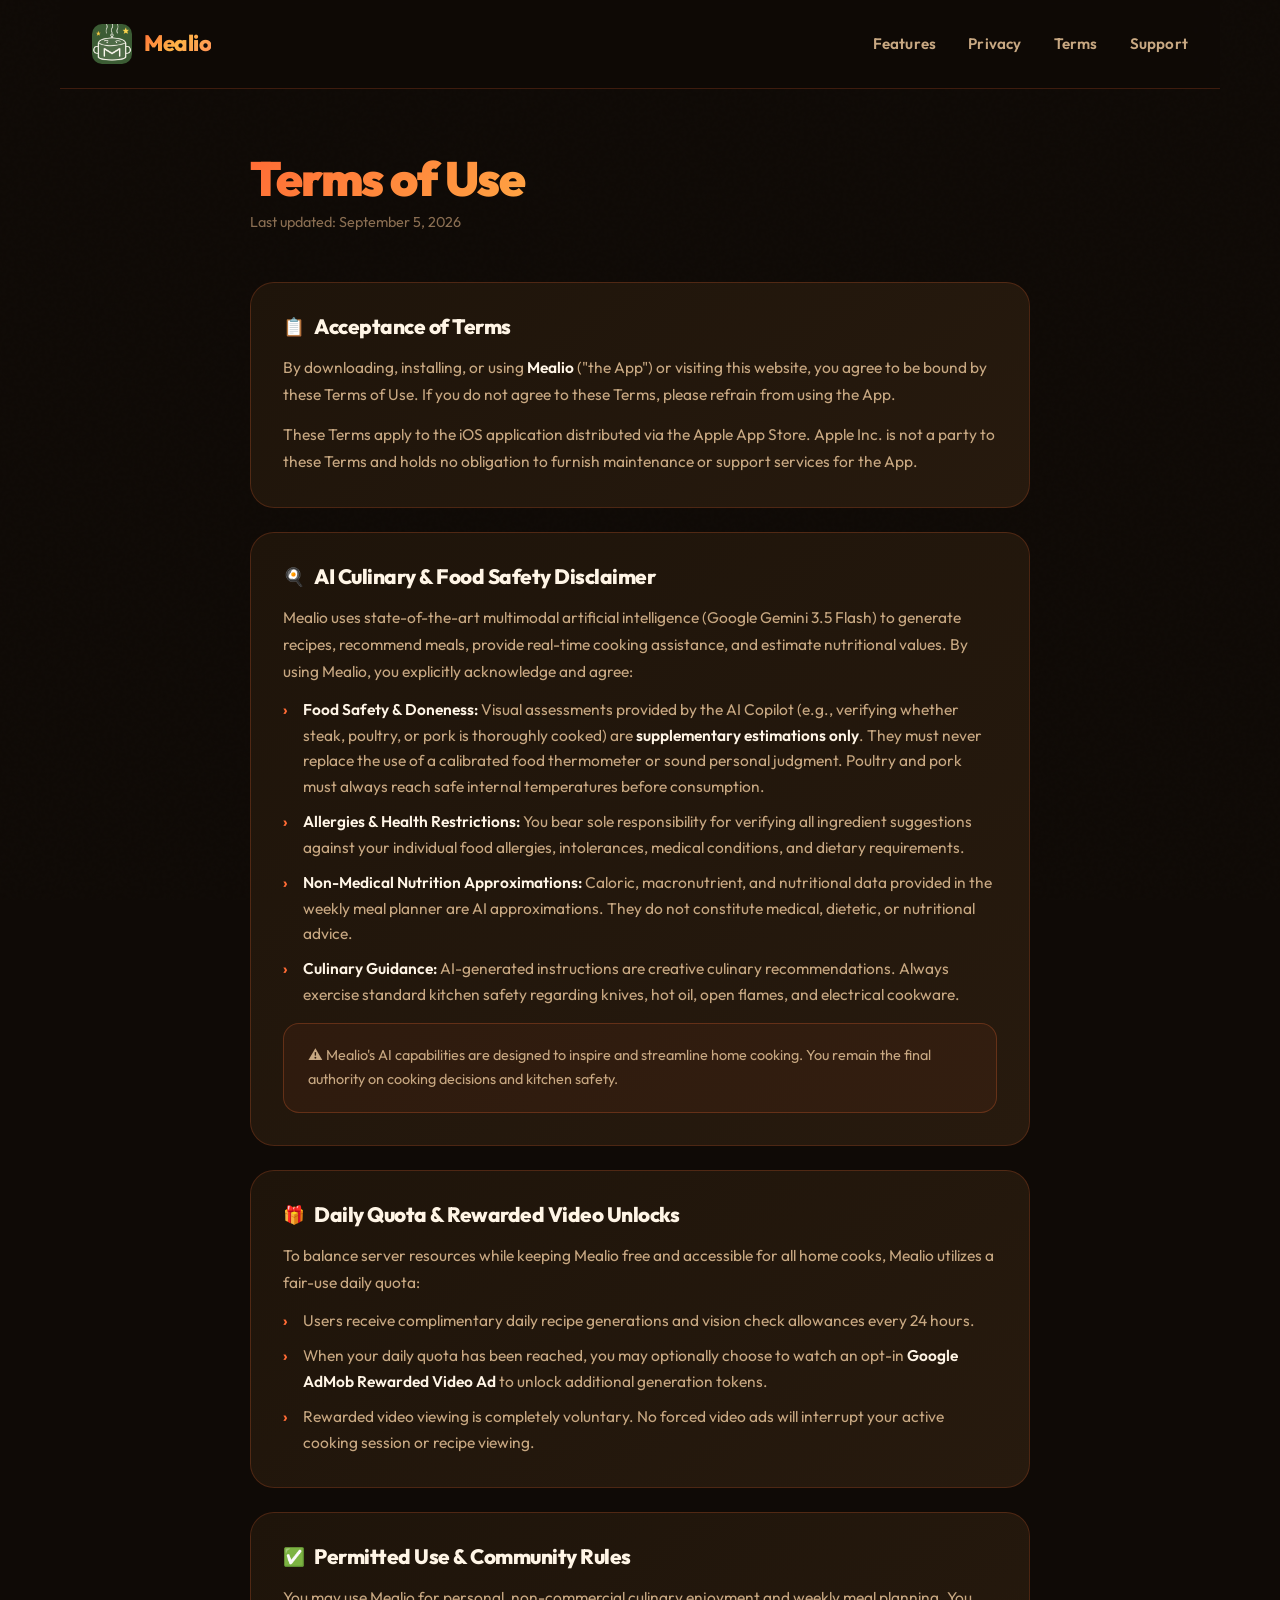
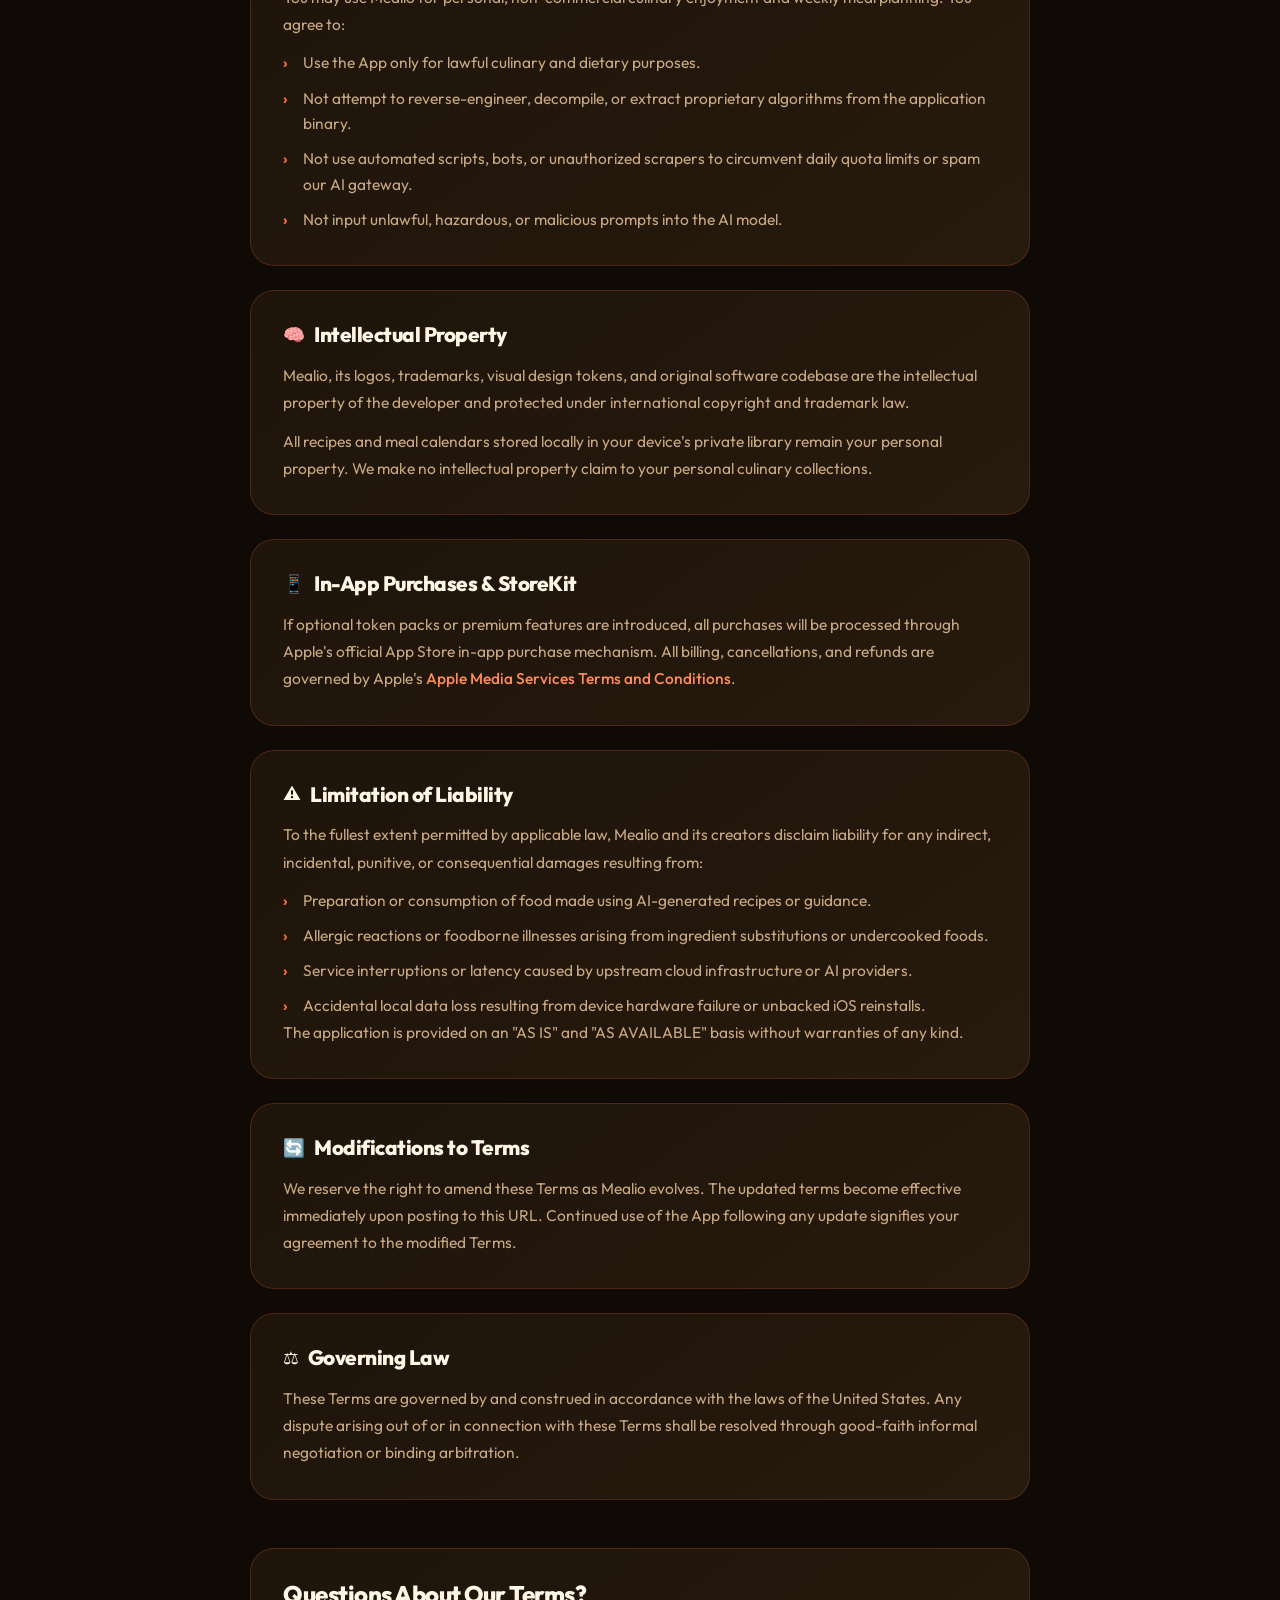
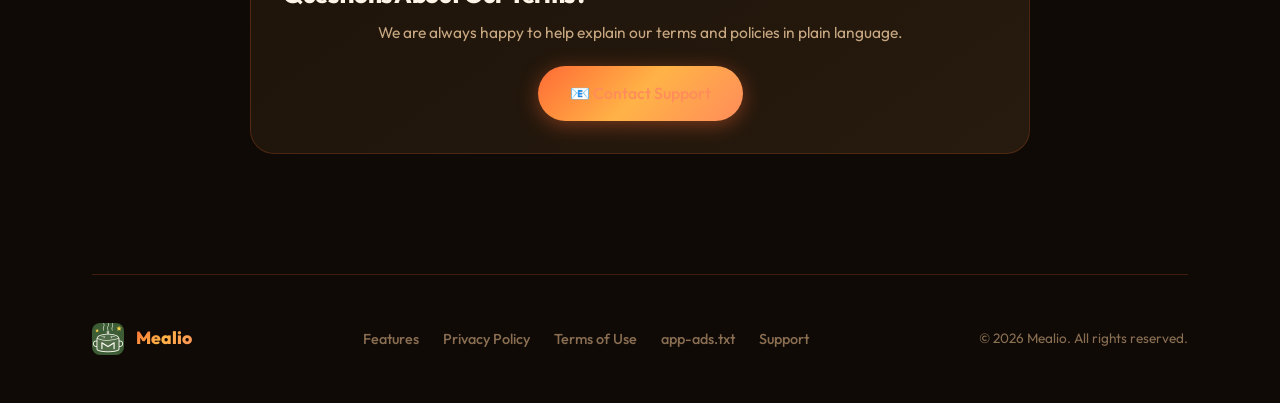
<file: terms.html>
<!DOCTYPE html>
<html lang="en">
<head>
    <meta charset="UTF-8">
    <meta name="viewport" content="width=device-width, initial-scale=1.0">
    <title>Terms of Use — Mealio</title>
    <meta name="description" content="Mealio Terms of Use. Understand your rights and responsibilities when using the Mealio AI cooking companion.">
    <meta property="og:title" content="Terms of Use — Mealio">
    <meta property="og:description" content="Mealio Terms of Use. Learn about our culinary guidelines, AI disclaimers, and service terms.">
    <meta property="og:image" content="assets/app-preview.png">
    <meta property="og:type" content="website">
    <meta name="twitter:card" content="summary_large_image">
    <!-- Apple Native Ecosystem & Web Clip Integration -->
    <meta name="apple-itunes-app" content="app-id=6777829320">
    <link rel="apple-touch-icon" sizes="180x180" href="assets/icon.png">
    <meta name="apple-mobile-web-app-title" content="Mealio">
    <meta name="apple-mobile-web-app-capable" content="yes">
    <meta name="apple-mobile-web-app-status-bar-style" content="black-translucent">
    <meta name="theme-color" content="#0F0A06">

    <link rel="icon" type="image/png" href="assets/icon.png">
    <link rel="preconnect" href="https://fonts.googleapis.com">
    <link rel="preconnect" href="https://fonts.gstatic.com" crossorigin>
    <link href="https://fonts.googleapis.com/css2?family=Outfit:wght@400;500;600;700;800;900&family=Inter:wght@400;500;600&display=swap" rel="stylesheet">
    <link rel="stylesheet" href="index.css">
</head>
<body>
    <div class="container">

        <!-- ============ HEADER ============ -->
        <header>
            <a href="index.html" class="logo">
                <img src="assets/icon.png" alt="Mealio Logo">
                <span>Mealio</span>
            </a>
            <nav>
                <ul>
                    <li><a href="index.html#features">Features</a></li>
                    <li><a href="privacy.html">Privacy</a></li>
                    <li><a href="terms.html">Terms</a></li>
                    <li><a href="mailto:fangdev1063@gmail.com">Support</a></li>
                </ul>
            </nav>
        </header>

        <!-- ============ CONTENT ============ -->
        <section class="content-page">
            <h1>Terms of Use</h1>
            <p class="last-updated">Last updated: September 5, 2026</p>

            <div class="content-block">
                <h2><span class="block-icon">📋</span> Acceptance of Terms</h2>
                <p>
                    By downloading, installing, or using <strong>Mealio</strong> ("the App") or visiting this website, you agree to be bound by these
                    Terms of Use. If you do not agree to these Terms, please refrain from using the App.
                </p>
                <p>
                    These Terms apply to the iOS application distributed via the Apple App Store. Apple Inc. is not a party to these Terms and holds no obligation to furnish maintenance or support services for the App.
                </p>
            </div>

            <div class="content-block">
                <h2><span class="block-icon">🍳</span> AI Culinary &amp; Food Safety Disclaimer</h2>
                <p>
                    Mealio uses state-of-the-art multimodal artificial intelligence (Google Gemini 3.5 Flash) to generate recipes, recommend meals, provide real-time cooking assistance, and estimate nutritional values. By using Mealio, you explicitly acknowledge and agree:
                </p>
                <ul>
                    <li><strong>Food Safety &amp; Doneness:</strong> Visual assessments provided by the AI Copilot (e.g., verifying whether steak, poultry, or pork is thoroughly cooked) are <strong>supplementary estimations only</strong>. They must never replace the use of a calibrated food thermometer or sound personal judgment. Poultry and pork must always reach safe internal temperatures before consumption.</li>
                    <li><strong>Allergies &amp; Health Restrictions:</strong> You bear sole responsibility for verifying all ingredient suggestions against your individual food allergies, intolerances, medical conditions, and dietary requirements.</li>
                    <li><strong>Non-Medical Nutrition Approximations:</strong> Caloric, macronutrient, and nutritional data provided in the weekly meal planner are AI approximations. They do not constitute medical, dietetic, or nutritional advice.</li>
                    <li><strong>Culinary Guidance:</strong> AI-generated instructions are creative culinary recommendations. Always exercise standard kitchen safety regarding knives, hot oil, open flames, and electrical cookware.</li>
                </ul>
                <div class="disclaimer-box">
                    Mealio's AI capabilities are designed to inspire and streamline home cooking. You remain the final authority on cooking decisions and kitchen safety.
                </div>
            </div>

            <div class="content-block">
                <h2><span class="block-icon">🎁</span> Daily Quota &amp; Rewarded Video Unlocks</h2>
                <p>
                    To balance server resources while keeping Mealio free and accessible for all home cooks, Mealio utilizes a fair-use daily quota:
                </p>
                <ul>
                    <li>Users receive complimentary daily recipe generations and vision check allowances every 24 hours.</li>
                    <li>When your daily quota has been reached, you may optionally choose to watch an opt-in <strong>Google AdMob Rewarded Video Ad</strong> to unlock additional generation tokens.</li>
                    <li>Rewarded video viewing is completely voluntary. No forced video ads will interrupt your active cooking session or recipe viewing.</li>
                </ul>
            </div>

            <div class="content-block">
                <h2><span class="block-icon">✅</span> Permitted Use &amp; Community Rules</h2>
                <p>You may use Mealio for personal, non-commercial culinary enjoyment and weekly meal planning. You agree to:</p>
                <ul>
                    <li>Use the App only for lawful culinary and dietary purposes.</li>
                    <li>Not attempt to reverse-engineer, decompile, or extract proprietary algorithms from the application binary.</li>
                    <li>Not use automated scripts, bots, or unauthorized scrapers to circumvent daily quota limits or spam our AI gateway.</li>
                    <li>Not input unlawful, hazardous, or malicious prompts into the AI model.</li>
                </ul>
            </div>

            <div class="content-block">
                <h2><span class="block-icon">🧠</span> Intellectual Property</h2>
                <p>
                    Mealio, its logos, trademarks, visual design tokens, and original software codebase are the intellectual property of the developer and protected under international copyright and trademark law.
                </p>
                <p>
                    All recipes and meal calendars stored locally in your device's private library remain your personal property. We make no intellectual property claim to your personal culinary collections.
                </p>
            </div>

            <div class="content-block">
                <h2><span class="block-icon">📱</span> In-App Purchases &amp; StoreKit</h2>
                <p>
                    If optional token packs or premium features are introduced, all purchases will be processed through Apple's official App Store in-app purchase mechanism.
                    All billing, cancellations, and refunds are governed by Apple's
                    <a href="https://www.apple.com/legal/internet-services/itunes/us/terms.html" target="_blank" rel="noopener">Apple Media Services Terms and Conditions</a>.
                </p>
            </div>

            <div class="content-block">
                <h2><span class="block-icon">⚠️</span> Limitation of Liability</h2>
                <p>
                    To the fullest extent permitted by applicable law, Mealio and its creators disclaim liability for any indirect, incidental, punitive, or consequential damages resulting from:
                </p>
                <ul>
                    <li>Preparation or consumption of food made using AI-generated recipes or guidance.</li>
                    <li>Allergic reactions or foodborne illnesses arising from ingredient substitutions or undercooked foods.</li>
                    <li>Service interruptions or latency caused by upstream cloud infrastructure or AI providers.</li>
                    <li>Accidental local data loss resulting from device hardware failure or unbacked iOS reinstalls.</li>
                </ul>
                <p>
                    The application is provided on an "AS IS" and "AS AVAILABLE" basis without warranties of any kind.
                </p>
            </div>

            <div class="content-block">
                <h2><span class="block-icon">🔄</span> Modifications to Terms</h2>
                <p>
                    We reserve the right to amend these Terms as Mealio evolves. The updated terms become effective immediately upon posting to this URL. Continued use of the App following any update signifies your agreement to the modified Terms.
                </p>
            </div>

            <div class="content-block">
                <h2><span class="block-icon">⚖️</span> Governing Law</h2>
                <p>
                    These Terms are governed by and construed in accordance with the laws of the United States. Any dispute arising out of or in connection with these Terms shall be resolved through good-faith informal negotiation or binding arbitration.
                </p>
            </div>

            <div class="contact-section content-block">
                <h2>Questions About Our Terms?</h2>
                <p>We are always happy to help explain our terms and policies in plain language.</p>
                <a href="mailto:fangdev1063@gmail.com" class="btn-primary" id="terms-contact-btn">📧 Contact Support</a>
            </div>

        </section>

        <!-- ============ FOOTER ============ -->
        <footer>
            <div class="footer-inner">
                <a href="index.html" class="footer-logo">
                    <img src="assets/icon.png" alt="Mealio">
                    <span>Mealio</span>
                </a>
                <ul class="footer-links">
                    <li><a href="index.html#features">Features</a></li>
                    <li><a href="privacy.html">Privacy Policy</a></li>
                    <li><a href="terms.html">Terms of Use</a></li>
                    <li><a href="app-ads.txt">app-ads.txt</a></li>
                    <li><a href="mailto:fangdev1063@gmail.com">Support</a></li>
                </ul>
                <p class="footer-copy">© 2026 Mealio. All rights reserved.</p>
            </div>
        </footer>

    </div><!-- /container -->
</body>
</html>
</file>
<file: index.css>
/* ==============================
   Design Tokens
   ============================== */
:root {
    --bg-primary: #0F0A06;
    --bg-secondary: #1A1008;
    --bg-card: #1E140A;
    --bg-card-hover: #271A0E;

    --orange: #FF6B35;
    --orange-light: #FF8C5A;
    --orange-glow: rgba(255, 107, 53, 0.15);
    --amber: #FFB347;
    --amber-light: #FFC875;
    --cream: #FFF5E6;
    --cream-muted: #D4B896;

    --text-primary: #FFF5E6;
    --text-secondary: #C8A882;
    --text-muted: #8A6E52;

    --gradient-hero: linear-gradient(135deg, #FF6B35 0%, #FFB347 50%, #FF8C5A 100%);
    --gradient-card: linear-gradient(145deg, #1E140A 0%, #271A0E 100%);
    --gradient-glow: radial-gradient(ellipse at center, rgba(255, 107, 53, 0.2) 0%, transparent 70%);

    --stroke: #FF6B35;
    --stroke-subtle: rgba(255, 107, 53, 0.2);
    --border-width: 1px;

    --shadow-card: 0 8px 32px rgba(0, 0, 0, 0.5), 0 0 0 1px rgba(255, 107, 53, 0.1);
    --shadow-glow: 0 0 40px rgba(255, 107, 53, 0.3);
    --shadow-btn: 0 4px 20px rgba(255, 107, 53, 0.4);

    --radius-sm: 8px;
    --radius-md: 16px;
    --radius-lg: 24px;
    --radius-xl: 32px;
    --radius-pill: 100px;

    --transition: all 0.25s cubic-bezier(0.175, 0.885, 0.32, 1.1);
    --transition-fast: all 0.15s ease;
}

/* ==============================
   Reset & Base
   ============================== */
*, *::before, *::after {
    margin: 0;
    padding: 0;
    box-sizing: border-box;
}

html {
    scroll-behavior: smooth;
}

body {
    font-family: 'Outfit', 'Inter', -apple-system, system-ui, sans-serif;
    background-color: var(--bg-primary);
    color: var(--text-primary);
    line-height: 1.6;
    overflow-x: hidden;
    min-height: 100vh;
}

/* Subtle noise texture overlay */
body::before {
    content: '';
    position: fixed;
    inset: 0;
    background-image: url("data:image/svg+xml,%3Csvg viewBox='0 0 256 256' xmlns='http://www.w3.org/2000/svg'%3E%3Cfilter id='noise'%3E%3CfeTurbulence type='fractalNoise' baseFrequency='0.9' numOctaves='4' stitchTiles='stitch'/%3E%3C/filter%3E%3Crect width='100%25' height='100%25' filter='url(%23noise)' opacity='0.03'/%3E%3C/svg%3E");
    pointer-events: none;
    z-index: 0;
    opacity: 0.4;
}

/* ==============================
   Layout
   ============================== */
.container {
    max-width: 1160px;
    margin: 0 auto;
    padding: 0 2rem;
    position: relative;
    z-index: 1;
}

/* ==============================
   Header / Nav
   ============================== */
header {
    padding: 1.5rem 0;
    display: flex;
    justify-content: space-between;
    align-items: center;
    position: sticky;
    top: 0;
    z-index: 100;
    background: rgba(15, 10, 6, 0.85);
    backdrop-filter: blur(20px);
    -webkit-backdrop-filter: blur(20px);
    border-bottom: 1px solid var(--stroke-subtle);
    margin: 0 -2rem;
    padding: 1.5rem 2rem;
}

.logo {
    display: flex;
    align-items: center;
    gap: 0.75rem;
    text-decoration: none;
    transition: var(--transition);
}

.logo:hover {
    opacity: 0.85;
    transform: scale(1.02);
}

.logo img {
    width: 40px;
    height: 40px;
    border-radius: 10px;
    object-fit: cover;
}

.logo span {
    font-size: 1.4rem;
    font-weight: 800;
    background: var(--gradient-hero);
    -webkit-background-clip: text;
    -webkit-text-fill-color: transparent;
    background-clip: text;
    letter-spacing: -0.5px;
}

nav ul {
    list-style: none;
    display: flex;
    gap: 2rem;
    align-items: center;
}

nav a {
    text-decoration: none;
    color: var(--text-secondary);
    font-weight: 600;
    font-size: 0.95rem;
    transition: var(--transition-fast);
    letter-spacing: 0.2px;
}

nav a:hover {
    color: var(--orange-light);
}

nav a.nav-cta {
    background: var(--gradient-hero);
    color: white;
    padding: 0.5rem 1.25rem;
    border-radius: var(--radius-pill);
    font-weight: 700;
    transition: var(--transition);
    box-shadow: var(--shadow-btn);
}

nav a.nav-cta:hover {
    transform: translateY(-2px);
    box-shadow: 0 6px 28px rgba(255, 107, 53, 0.55);
    color: white;
}

/* ==============================
   Hero Section
   ============================== */
.hero {
    padding: 6rem 0 5rem;
    display: grid;
    grid-template-columns: 1fr 1fr;
    gap: 4rem;
    align-items: center;
    min-height: calc(100vh - 80px);
}

.hero-content {
    display: flex;
    flex-direction: column;
    gap: 1.5rem;
}

.hero-badge {
    display: inline-flex;
    align-items: center;
    gap: 0.5rem;
    background: var(--orange-glow);
    border: 1px solid rgba(255, 107, 53, 0.3);
    padding: 0.4rem 1rem;
    border-radius: var(--radius-pill);
    font-size: 0.85rem;
    font-weight: 600;
    color: var(--orange-light);
    width: fit-content;
    letter-spacing: 0.5px;
}

.hero-badge::before {
    content: '✦';
    font-size: 0.75rem;
}

h1 {
    font-size: clamp(3rem, 6vw, 5rem);
    font-weight: 900;
    line-height: 1.05;
    letter-spacing: -2px;
    color: var(--text-primary);
}

h1 .highlight {
    background: var(--gradient-hero);
    -webkit-background-clip: text;
    -webkit-text-fill-color: transparent;
    background-clip: text;
}

.hero-subtitle {
    font-size: 1.15rem;
    color: var(--text-secondary);
    line-height: 1.7;
    max-width: 480px;
    font-weight: 400;
}

.hero-btns {
    display: flex;
    gap: 1rem;
    flex-wrap: wrap;
    margin-top: 0.5rem;
}

.btn-primary {
    display: inline-flex;
    align-items: center;
    gap: 0.6rem;
    background: var(--gradient-hero);
    color: white;
    text-decoration: none;
    padding: 0.9rem 2rem;
    border-radius: var(--radius-pill);
    font-weight: 700;
    font-size: 1rem;
    transition: var(--transition);
    box-shadow: var(--shadow-btn);
    white-space: nowrap;
}

.btn-primary:hover {
    transform: translateY(-3px);
    box-shadow: 0 8px 32px rgba(255, 107, 53, 0.55);
}

.btn-secondary {
    display: inline-flex;
    align-items: center;
    gap: 0.6rem;
    background: transparent;
    color: var(--text-secondary);
    text-decoration: none;
    padding: 0.9rem 1.75rem;
    border-radius: var(--radius-pill);
    font-weight: 600;
    font-size: 1rem;
    transition: var(--transition);
    border: 1px solid var(--stroke-subtle);
}

.btn-secondary:hover {
    border-color: var(--orange);
    color: var(--orange-light);
    background: var(--orange-glow);
}

.hero-stats {
    display: flex;
    gap: 2rem;
    padding-top: 1rem;
    border-top: 1px solid var(--stroke-subtle);
    margin-top: 0.5rem;
}

.stat {
    display: flex;
    flex-direction: column;
}

.stat-num {
    font-size: 1.75rem;
    font-weight: 900;
    background: var(--gradient-hero);
    -webkit-background-clip: text;
    -webkit-text-fill-color: transparent;
    background-clip: text;
    line-height: 1;
}

.stat-label {
    font-size: 0.8rem;
    color: var(--text-muted);
    font-weight: 500;
    margin-top: 0.2rem;
}

/* Hero image */
.hero-visual {
    position: relative;
    display: flex;
    justify-content: center;
    align-items: center;
}

.hero-visual::before {
    content: '';
    position: absolute;
    width: 70%;
    height: 70%;
    background: radial-gradient(ellipse, rgba(255, 107, 53, 0.25) 0%, transparent 70%);
    border-radius: 50%;
    filter: blur(40px);
    z-index: 0;
}

.hero-img {
    width: 100%;
    max-width: 480px;
    border-radius: var(--radius-xl);
    box-shadow: var(--shadow-glow), 0 24px 64px rgba(0,0,0,0.7);
    position: relative;
    z-index: 1;
    transition: var(--transition);
    animation: float 6s ease-in-out infinite;
}

/* Phone Mockup Frame */
.mockup-wrapper {
    position: relative;
    display: flex;
    justify-content: center;
    align-items: center;
    z-index: 1;
}

.phone-mockup {
    position: relative;
    width: 100%;
    max-width: 310px;
    border-radius: 46px;
    border: 7px solid #23160e;
    background: #000;
    box-shadow: 0 25px 65px -10px rgba(0, 0, 0, 0.85), 0 0 50px rgba(255, 107, 53, 0.22);
    overflow: hidden;
    animation: float 6s ease-in-out infinite;
}

.phone-mockup img {
    width: 100%;
    display: block;
    height: auto;
}

.floating-pill {
    position: absolute;
    background: rgba(30, 20, 10, 0.9);
    backdrop-filter: blur(16px);
    -webkit-backdrop-filter: blur(16px);
    border: 1px solid rgba(255, 107, 53, 0.35);
    padding: 0.6rem 1.1rem;
    border-radius: var(--radius-pill);
    color: var(--text-primary);
    font-size: 0.82rem;
    font-weight: 600;
    display: inline-flex;
    align-items: center;
    gap: 0.5rem;
    box-shadow: 0 12px 30px rgba(0, 0, 0, 0.55), 0 0 20px rgba(255, 107, 53, 0.25);
    z-index: 3;
    white-space: nowrap;
    animation: floatPill 6s ease-in-out infinite;
}

.floating-pill.pill-top-left {
    top: 14%;
    left: -14%;
    animation-delay: 0.4s;
}

.floating-pill.pill-bottom-right {
    bottom: 16%;
    right: -12%;
    animation-delay: 1.6s;
}

@keyframes floatPill {
    0%, 100% { transform: translateY(0px); }
    50% { transform: translateY(-8px); }
}

@keyframes float {
    0%, 100% { transform: translateY(0px) rotate(0.5deg); }
    50% { transform: translateY(-12px) rotate(-0.5deg); }
}

/* ==============================
   Section Titles
   ============================== */
.section-header {
    text-align: center;
    margin-bottom: 3.5rem;
}

.section-tag {
    display: inline-block;
    font-size: 0.8rem;
    font-weight: 700;
    color: var(--orange);
    text-transform: uppercase;
    letter-spacing: 2px;
    margin-bottom: 0.75rem;
}

h2 {
    font-size: clamp(2rem, 4vw, 3rem);
    font-weight: 900;
    letter-spacing: -1.5px;
    line-height: 1.1;
    color: var(--text-primary);
}

.section-desc {
    font-size: 1.1rem;
    color: var(--text-secondary);
    max-width: 560px;
    margin: 0.75rem auto 0;
    line-height: 1.7;
}

/* ==============================
   Features Section
   ============================== */
#features {
    padding: 5rem 0;
}

.features-grid {
    display: grid;
    grid-template-columns: repeat(3, 1fr);
    gap: 1.5rem;
}

.feature-card {
    background: var(--gradient-card);
    border: 1px solid var(--stroke-subtle);
    border-radius: var(--radius-lg);
    padding: 2rem;
    transition: var(--transition);
    position: relative;
    overflow: hidden;
}

.feature-card::before {
    content: '';
    position: absolute;
    top: 0;
    left: 0;
    right: 0;
    height: 1px;
    background: linear-gradient(90deg, transparent, var(--orange), transparent);
    opacity: 0;
    transition: var(--transition);
}

.feature-card:hover {
    border-color: rgba(255, 107, 53, 0.35);
    transform: translateY(-4px);
    box-shadow: var(--shadow-card), 0 0 30px rgba(255, 107, 53, 0.12);
    background: var(--bg-card-hover);
}

.feature-card:hover::before {
    opacity: 1;
}

/* Large feature card */
.feature-card.featured {
    grid-column: span 2;
    background: linear-gradient(135deg, #1E140A 0%, #2A1A0D 50%, #1A1008 100%);
    border-color: rgba(255, 107, 53, 0.25);
}

.feature-icon {
    width: 52px;
    height: 52px;
    border-radius: var(--radius-md);
    background: var(--orange-glow);
    border: 1px solid rgba(255, 107, 53, 0.25);
    display: flex;
    align-items: center;
    justify-content: center;
    font-size: 1.5rem;
    margin-bottom: 1.25rem;
}

.feature-card h3 {
    font-size: 1.2rem;
    font-weight: 700;
    color: var(--text-primary);
    margin-bottom: 0.6rem;
    letter-spacing: -0.3px;
}

.feature-card p {
    font-size: 0.95rem;
    color: var(--text-secondary);
    line-height: 1.65;
}

.feature-tag {
    display: inline-block;
    margin-top: 1rem;
    font-size: 0.75rem;
    font-weight: 700;
    color: var(--orange);
    background: var(--orange-glow);
    border: 1px solid rgba(255, 107, 53, 0.2);
    padding: 0.25rem 0.75rem;
    border-radius: var(--radius-pill);
    letter-spacing: 0.5px;
}

/* ==============================
   How It Works Section
   ============================== */
#how-it-works {
    padding: 5rem 0;
}

.steps-grid {
    display: grid;
    grid-template-columns: repeat(4, 1fr);
    gap: 1.5rem;
    counter-reset: steps;
}

.step-card {
    text-align: center;
    padding: 2rem 1.5rem;
    background: var(--gradient-card);
    border: 1px solid var(--stroke-subtle);
    border-radius: var(--radius-lg);
    transition: var(--transition);
    position: relative;
}

.step-card:hover {
    border-color: rgba(255, 107, 53, 0.3);
    transform: translateY(-4px);
    box-shadow: var(--shadow-card);
}

.step-num {
    font-size: 3.5rem;
    font-weight: 900;
    background: var(--gradient-hero);
    -webkit-background-clip: text;
    -webkit-text-fill-color: transparent;
    background-clip: text;
    line-height: 1;
    margin-bottom: 0.5rem;
    opacity: 0.6;
}

.step-emoji {
    font-size: 2rem;
    display: block;
    margin-bottom: 1rem;
}

.step-card h3 {
    font-size: 1.05rem;
    font-weight: 700;
    color: var(--text-primary);
    margin-bottom: 0.5rem;
}

.step-card p {
    font-size: 0.9rem;
    color: var(--text-secondary);
    line-height: 1.6;
}

/* ==============================
   AI Safety Section
   ============================== */
#safety {
    padding: 5rem 0;
}

.safety-grid {
    display: grid;
    grid-template-columns: 1fr 1fr;
    gap: 1.5rem;
}

.safety-card {
    background: var(--gradient-card);
    border: 1px solid var(--stroke-subtle);
    border-radius: var(--radius-lg);
    padding: 2rem;
    display: flex;
    gap: 1.25rem;
    align-items: flex-start;
    transition: var(--transition);
}

.safety-card:hover {
    border-color: rgba(255, 107, 53, 0.25);
    transform: translateY(-2px);
}

.safety-icon {
    font-size: 1.75rem;
    flex-shrink: 0;
}

.safety-card h3 {
    font-size: 1rem;
    font-weight: 700;
    color: var(--text-primary);
    margin-bottom: 0.4rem;
}

.safety-card p {
    font-size: 0.9rem;
    color: var(--text-secondary);
    line-height: 1.6;
}

/* ==============================
   CTA / Download Section
   ============================== */
#download {
    padding: 6rem 0;
}

.cta-card {
    background: linear-gradient(135deg, #1E140A 0%, #2A1A0D 100%);
    border: 1px solid rgba(255, 107, 53, 0.3);
    border-radius: var(--radius-xl);
    padding: 5rem 3rem;
    text-align: center;
    position: relative;
    overflow: hidden;
    box-shadow: var(--shadow-glow);
}

.cta-card::before {
    content: '';
    position: absolute;
    inset: 0;
    background: var(--gradient-glow);
    pointer-events: none;
}

.cta-card h2 {
    font-size: clamp(2.2rem, 5vw, 3.5rem);
    margin-bottom: 1rem;
}

.cta-card p {
    font-size: 1.1rem;
    color: var(--text-secondary);
    max-width: 520px;
    margin: 0 auto 2.5rem;
    line-height: 1.7;
}

.cta-btns {
    display: flex;
    gap: 1rem;
    justify-content: center;
    flex-wrap: wrap;
}

.cta-note {
    margin-top: 1.5rem;
    font-size: 0.85rem;
    color: var(--text-muted);
}

/* ==============================
   Footer
   ============================== */
footer {
    padding: 3rem 0;
    border-top: 1px solid var(--stroke-subtle);
}

.footer-inner {
    display: flex;
    justify-content: space-between;
    align-items: center;
    gap: 2rem;
    flex-wrap: wrap;
}

.footer-logo {
    display: flex;
    align-items: center;
    gap: 0.75rem;
    text-decoration: none;
}

.footer-logo img {
    width: 32px;
    height: 32px;
    border-radius: 8px;
}

.footer-logo span {
    font-size: 1.1rem;
    font-weight: 800;
    background: var(--gradient-hero);
    -webkit-background-clip: text;
    -webkit-text-fill-color: transparent;
    background-clip: text;
}

.footer-links {
    list-style: none;
    display: flex;
    gap: 1.5rem;
}

.footer-links a {
    text-decoration: none;
    color: var(--text-muted);
    font-size: 0.9rem;
    font-weight: 500;
    transition: var(--transition-fast);
}

.footer-links a:hover {
    color: var(--orange-light);
}

.footer-copy {
    font-size: 0.85rem;
    color: var(--text-muted);
}

/* ==============================
   Content Pages (Privacy, Terms)
   ============================== */
.content-page {
    padding: 4rem 0 6rem;
    max-width: 780px;
    margin: 0 auto;
}

.content-page h1 {
    font-size: clamp(2.2rem, 5vw, 3rem);
    font-weight: 900;
    letter-spacing: -1.5px;
    margin-bottom: 0.5rem;
    background: var(--gradient-hero);
    -webkit-background-clip: text;
    -webkit-text-fill-color: transparent;
    background-clip: text;
}

.content-page .last-updated {
    font-size: 0.9rem;
    color: var(--text-muted);
    margin-bottom: 3rem;
}

.content-block {
    background: var(--gradient-card);
    border: 1px solid var(--stroke-subtle);
    border-radius: var(--radius-lg);
    padding: 2rem;
    margin-bottom: 1.5rem;
    transition: var(--transition);
}

.content-block:hover {
    border-color: rgba(255, 107, 53, 0.2);
}

.content-block h2 {
    font-size: 1.3rem;
    font-weight: 800;
    color: var(--text-primary);
    letter-spacing: -0.5px;
    margin-bottom: 1rem;
    display: flex;
    align-items: center;
    gap: 0.6rem;
}

.content-block h2 .block-icon {
    font-size: 1.1rem;
}

.content-block p {
    font-size: 0.97rem;
    color: var(--text-secondary);
    line-height: 1.75;
    margin-bottom: 0.75rem;
}

.content-block p:last-child {
    margin-bottom: 0;
}

.content-block ul {
    list-style: none;
    display: flex;
    flex-direction: column;
    gap: 0.6rem;
    margin-top: 0.75rem;
}

.content-block ul li {
    font-size: 0.97rem;
    color: var(--text-secondary);
    line-height: 1.65;
    padding-left: 1.25rem;
    position: relative;
}

.content-block ul li::before {
    content: '›';
    position: absolute;
    left: 0;
    color: var(--orange);
    font-weight: 700;
}

.content-block strong {
    color: var(--text-primary);
    font-weight: 600;
}

.content-block a {
    color: var(--orange-light);
    text-decoration: none;
    font-weight: 500;
    transition: var(--transition-fast);
}

.content-block a:hover {
    color: var(--amber);
}

.disclaimer-box {
    background: rgba(255, 107, 53, 0.06);
    border: 1px solid rgba(255, 107, 53, 0.25);
    border-radius: var(--radius-md);
    padding: 1.25rem 1.5rem;
    margin-top: 1rem;
    font-size: 0.9rem;
    color: var(--text-secondary);
    line-height: 1.65;
}

.disclaimer-box::before {
    content: '⚠️  ';
}

/* Contact section on content pages */
.contact-section {
    margin-top: 3rem;
    padding: 2rem;
    background: var(--gradient-card);
    border: 1px solid var(--stroke-subtle);
    border-radius: var(--radius-lg);
    text-align: center;
}

.contact-section h2 {
    font-size: 1.5rem;
    font-weight: 800;
    letter-spacing: -0.5px;
    margin-bottom: 0.75rem;
}

.contact-section p {
    color: var(--text-secondary);
    margin-bottom: 1.25rem;
}

/* ==============================
   Responsive
   ============================== */
@media (max-width: 900px) {
    .hero {
        grid-template-columns: 1fr;
        text-align: center;
        min-height: auto;
        padding: 4rem 0 3rem;
    }

    .hero-content {
        align-items: center;
    }

    .hero-visual {
        order: -1;
    }

    .hero-img {
        max-width: 340px;
    }

    .phone-mockup {
        max-width: 270px;
        border-radius: 40px;
        border-width: 6px;
    }

    .floating-pill.pill-top-left {
        left: -4%;
        top: 8%;
    }

    .floating-pill.pill-bottom-right {
        right: -4%;
        bottom: 10%;
    }

    .features-grid {
        grid-template-columns: 1fr;
    }

    .feature-card.featured {
        grid-column: span 1;
    }

    .steps-grid {
        grid-template-columns: 1fr 1fr;
    }

    .safety-grid {
        grid-template-columns: 1fr;
    }
}

@media (max-width: 600px) {
    header {
        flex-wrap: wrap;
        gap: 1rem;
    }

    nav ul {
        gap: 1rem;
    }

    .hero {
        padding: 3rem 0 2rem;
    }

    .floating-pill {
        display: none;
    }

    .phone-mockup {
        max-width: 240px;
        border-radius: 36px;
        border-width: 5px;
    }

    h1 {
        font-size: 2.5rem;
    }

    .hero-stats {
        justify-content: center;
    }

    .steps-grid {
        grid-template-columns: 1fr;
    }

    .cta-card {
        padding: 3rem 1.5rem;
    }

    .footer-inner {
        flex-direction: column;
        text-align: center;
    }

    .footer-links {
        flex-wrap: wrap;
        justify-content: center;
    }
}

/* ==============================
   Animations
   ============================== */
@keyframes fadeInUp {
    from { opacity: 0; transform: translateY(24px); }
    to   { opacity: 1; transform: translateY(0); }
}

.fade-in {
    animation: fadeInUp 0.6s ease forwards;
}

.fade-in-delay-1 { animation-delay: 0.1s; opacity: 0; }
.fade-in-delay-2 { animation-delay: 0.2s; opacity: 0; }
.fade-in-delay-3 { animation-delay: 0.3s; opacity: 0; }
.fade-in-delay-4 { animation-delay: 0.4s; opacity: 0; }

/* ==============================
   Accessibility & Reduced Motion
   ============================== */
.skip-link {
    position: absolute;
    top: -60px;
    left: 1rem;
    background: var(--gradient-hero);
    color: #fff;
    padding: 0.75rem 1.5rem;
    border-radius: var(--radius-pill);
    font-weight: 700;
    z-index: 9999;
    text-decoration: none;
    transition: top 0.2s ease;
}

.skip-link:focus {
    top: 1rem;
}

:focus-visible {
    outline: 2px solid var(--orange);
    outline-offset: 3px;
}

@media (prefers-reduced-motion: reduce) {
    *, *::before, *::after {
        animation-duration: 0.01ms !important;
        animation-iteration-count: 1 !important;
        transition-duration: 0.01ms !important;
        scroll-behavior: auto !important;
    }
}

/* ==============================
   Interactive Feature Showcase
   ============================== */
.showcase-section {
    padding: 4rem 0 5rem;
}

.showcase-nav {
    display: flex;
    justify-content: center;
    gap: 0.75rem;
    flex-wrap: wrap;
    margin-bottom: 2.5rem;
}

.showcase-tab {
    background: var(--gradient-card);
    border: 1px solid var(--stroke-subtle);
    color: var(--text-secondary);
    padding: 0.75rem 1.5rem;
    border-radius: var(--radius-pill);
    font-weight: 600;
    font-size: 0.95rem;
    cursor: pointer;
    transition: var(--transition);
    display: inline-flex;
    align-items: center;
    gap: 0.5rem;
    font-family: inherit;
}

.showcase-tab:hover {
    color: var(--text-primary);
    border-color: rgba(255, 107, 53, 0.4);
    transform: translateY(-2px);
}

.showcase-tab.active {
    background: var(--gradient-hero);
    color: white;
    border-color: transparent;
    box-shadow: var(--shadow-btn);
}

.showcase-content-wrapper {
    background: var(--gradient-card);
    border: 1px solid var(--stroke-subtle);
    border-radius: var(--radius-xl);
    padding: 3rem;
    position: relative;
    overflow: hidden;
    box-shadow: var(--shadow-card);
}

.showcase-panel {
    display: none;
    grid-template-columns: 1.2fr 1fr;
    gap: 3rem;
    align-items: center;
    animation: fadeInUp 0.4s ease forwards;
}

.showcase-panel.active {
    display: grid;
}

.showcase-panel h3 {
    font-size: clamp(1.6rem, 3vw, 2.2rem);
    font-weight: 800;
    letter-spacing: -1px;
    margin-bottom: 1rem;
    color: var(--text-primary);
}

.showcase-panel p {
    font-size: 1.05rem;
    color: var(--text-secondary);
    line-height: 1.7;
    margin-bottom: 1.5rem;
}

.showcase-highlights {
    list-style: none;
    display: flex;
    flex-direction: column;
    gap: 0.75rem;
}

.showcase-highlights li {
    display: flex;
    align-items: center;
    gap: 0.75rem;
    font-size: 0.95rem;
    color: var(--text-primary);
    font-weight: 500;
}

.showcase-highlights li span.check {
    width: 24px;
    height: 24px;
    border-radius: 50%;
    background: var(--orange-glow);
    border: 1px solid rgba(255, 107, 53, 0.3);
    color: var(--orange);
    display: flex;
    align-items: center;
    justify-content: center;
    font-size: 0.8rem;
    font-weight: 800;
    flex-shrink: 0;
}

.showcase-visual {
    background: #140D07;
    border: 1px solid rgba(255, 107, 53, 0.2);
    border-radius: var(--radius-lg);
    padding: 2rem;
    text-align: center;
    box-shadow: inset 0 0 30px rgba(0,0,0,0.5);
}

.showcase-badge-pill {
    display: inline-block;
    background: var(--orange-glow);
    border: 1px solid rgba(255, 107, 53, 0.25);
    color: var(--orange-light);
    padding: 0.35rem 0.9rem;
    border-radius: var(--radius-pill);
    font-size: 0.8rem;
    font-weight: 700;
    margin-bottom: 1rem;
    letter-spacing: 0.5px;
}

@media (max-width: 850px) {
    .showcase-panel {
        grid-template-columns: 1fr;
        gap: 2rem;
    }
    .showcase-content-wrapper {
        padding: 2rem 1.5rem;
    }
}

/* ==============================
   FAQ Section
   ============================== */
#faq {
    padding: 5rem 0;
}

.faq-list {
    max-width: 800px;
    margin: 0 auto;
    display: flex;
    flex-direction: column;
    gap: 1rem;
}

.faq-item {
    background: var(--gradient-card);
    border: 1px solid var(--stroke-subtle);
    border-radius: var(--radius-md);
    overflow: hidden;
    transition: var(--transition);
}

.faq-item:hover {
    border-color: rgba(255, 107, 53, 0.3);
}

.faq-question {
    width: 100%;
    padding: 1.25rem 1.5rem;
    background: transparent;
    border: none;
    text-align: left;
    color: var(--text-primary);
    font-size: 1.05rem;
    font-weight: 700;
    cursor: pointer;
    display: flex;
    justify-content: space-between;
    align-items: center;
    font-family: inherit;
    gap: 1rem;
}

.faq-question .faq-icon {
    font-size: 1.25rem;
    color: var(--orange);
    transition: transform 0.3s ease;
    flex-shrink: 0;
}

.faq-item.open .faq-icon {
    transform: rotate(45deg);
}

.faq-answer {
    max-height: 0;
    overflow: hidden;
    transition: max-height 0.35s ease, padding 0.35s ease;
    padding: 0 1.5rem;
    color: var(--text-secondary);
    font-size: 0.95rem;
    line-height: 1.7;
}

.faq-item.open .faq-answer {
    max-height: 350px;
    padding: 0 1.5rem 1.5rem;
}

/* ==============================
   Desktop QR Code Download Block
   ============================== */
.qr-download-container {
    margin-top: 2.5rem;
    display: inline-flex;
    align-items: center;
    gap: 1.25rem;
    background: rgba(15, 10, 6, 0.75);
    backdrop-filter: blur(16px);
    -webkit-backdrop-filter: blur(16px);
    border: 1px solid rgba(255, 107, 53, 0.3);
    padding: 1rem 1.5rem;
    border-radius: var(--radius-lg);
    box-shadow: 0 12px 32px rgba(0, 0, 0, 0.5);
    text-align: left;
}

.qr-download-container img {
    width: 80px;
    height: 80px;
    border-radius: var(--radius-sm);
    background: #fff;
    padding: 4px;
    box-shadow: 0 4px 12px rgba(0,0,0,0.3);
    display: block;
}

.qr-download-text {
    display: flex;
    flex-direction: column;
}

.qr-download-title {
    font-weight: 700;
    font-size: 0.95rem;
    color: var(--text-primary);
}

.qr-download-desc {
    font-size: 0.82rem;
    color: var(--text-muted);
    margin-top: 0.25rem;
    line-height: 1.4;
}

@media (max-width: 600px) {
    .qr-download-container {
        display: none;
    }
}
</file>
